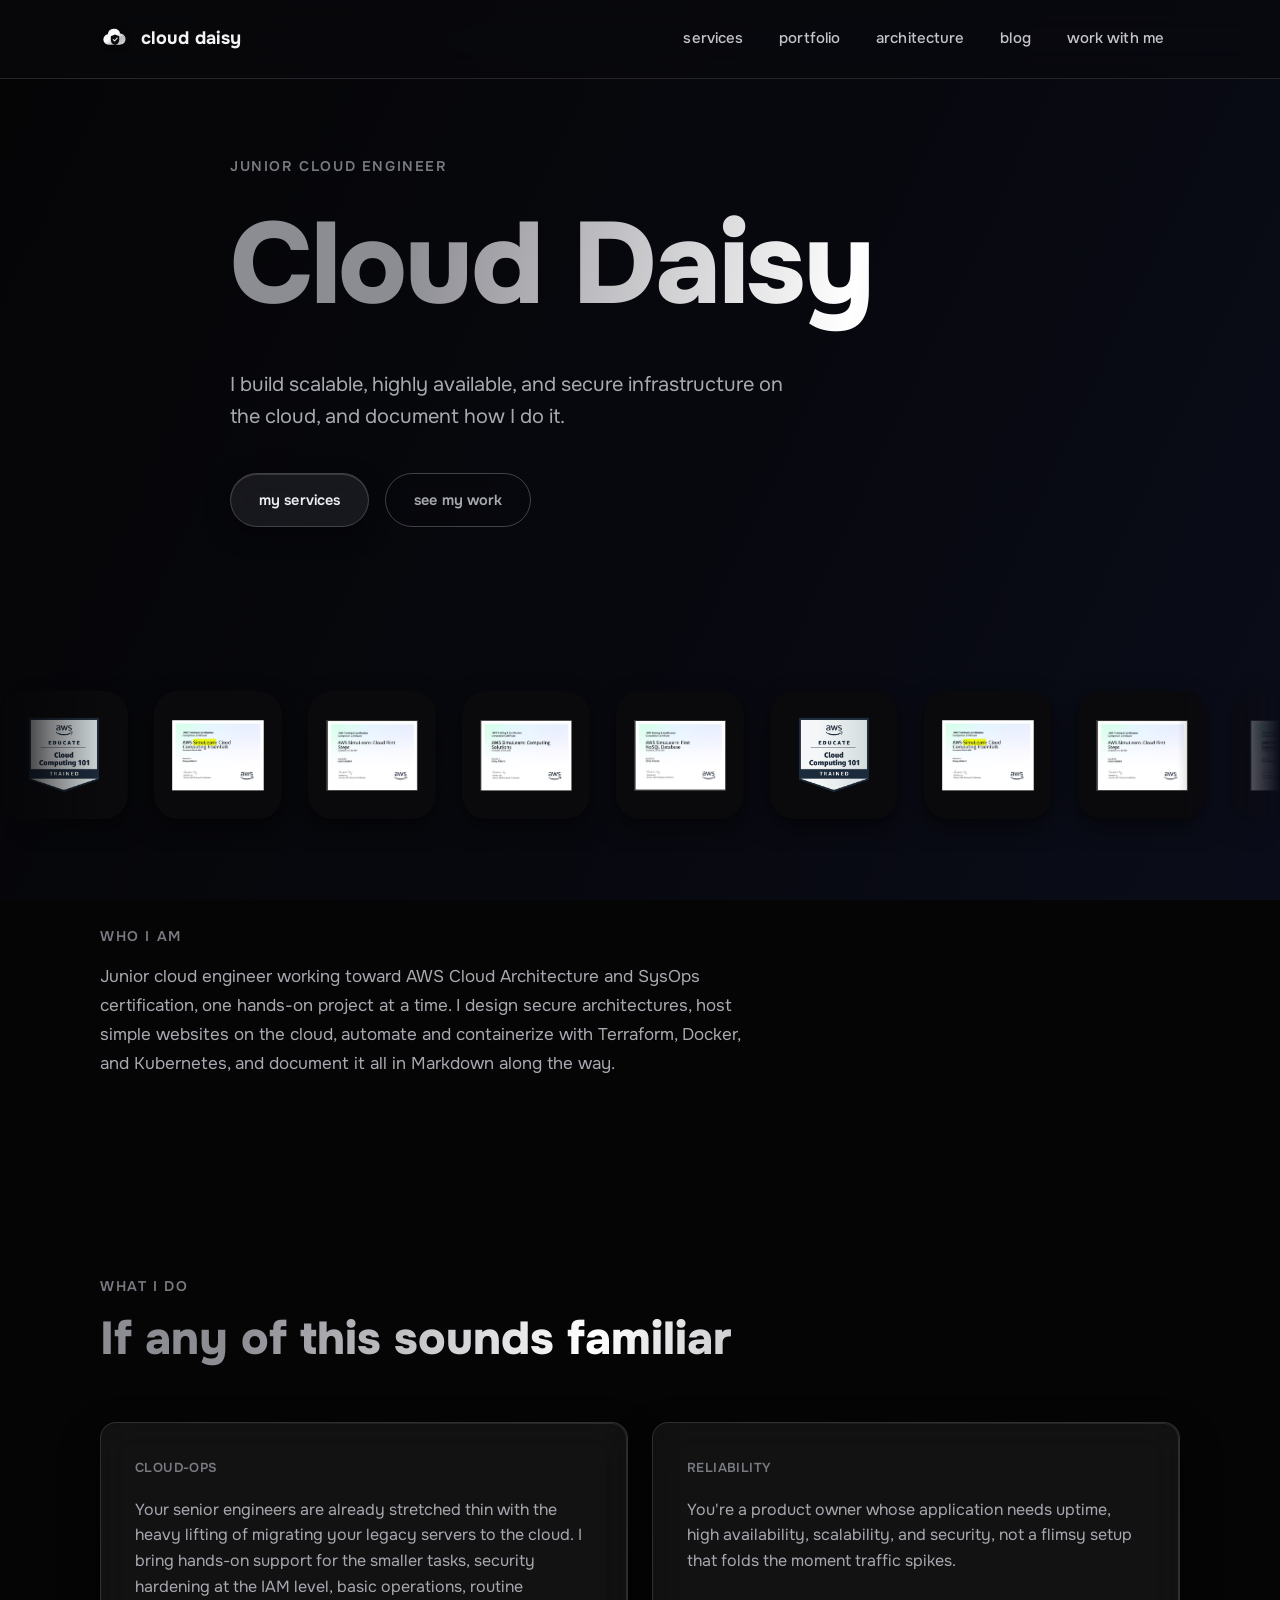
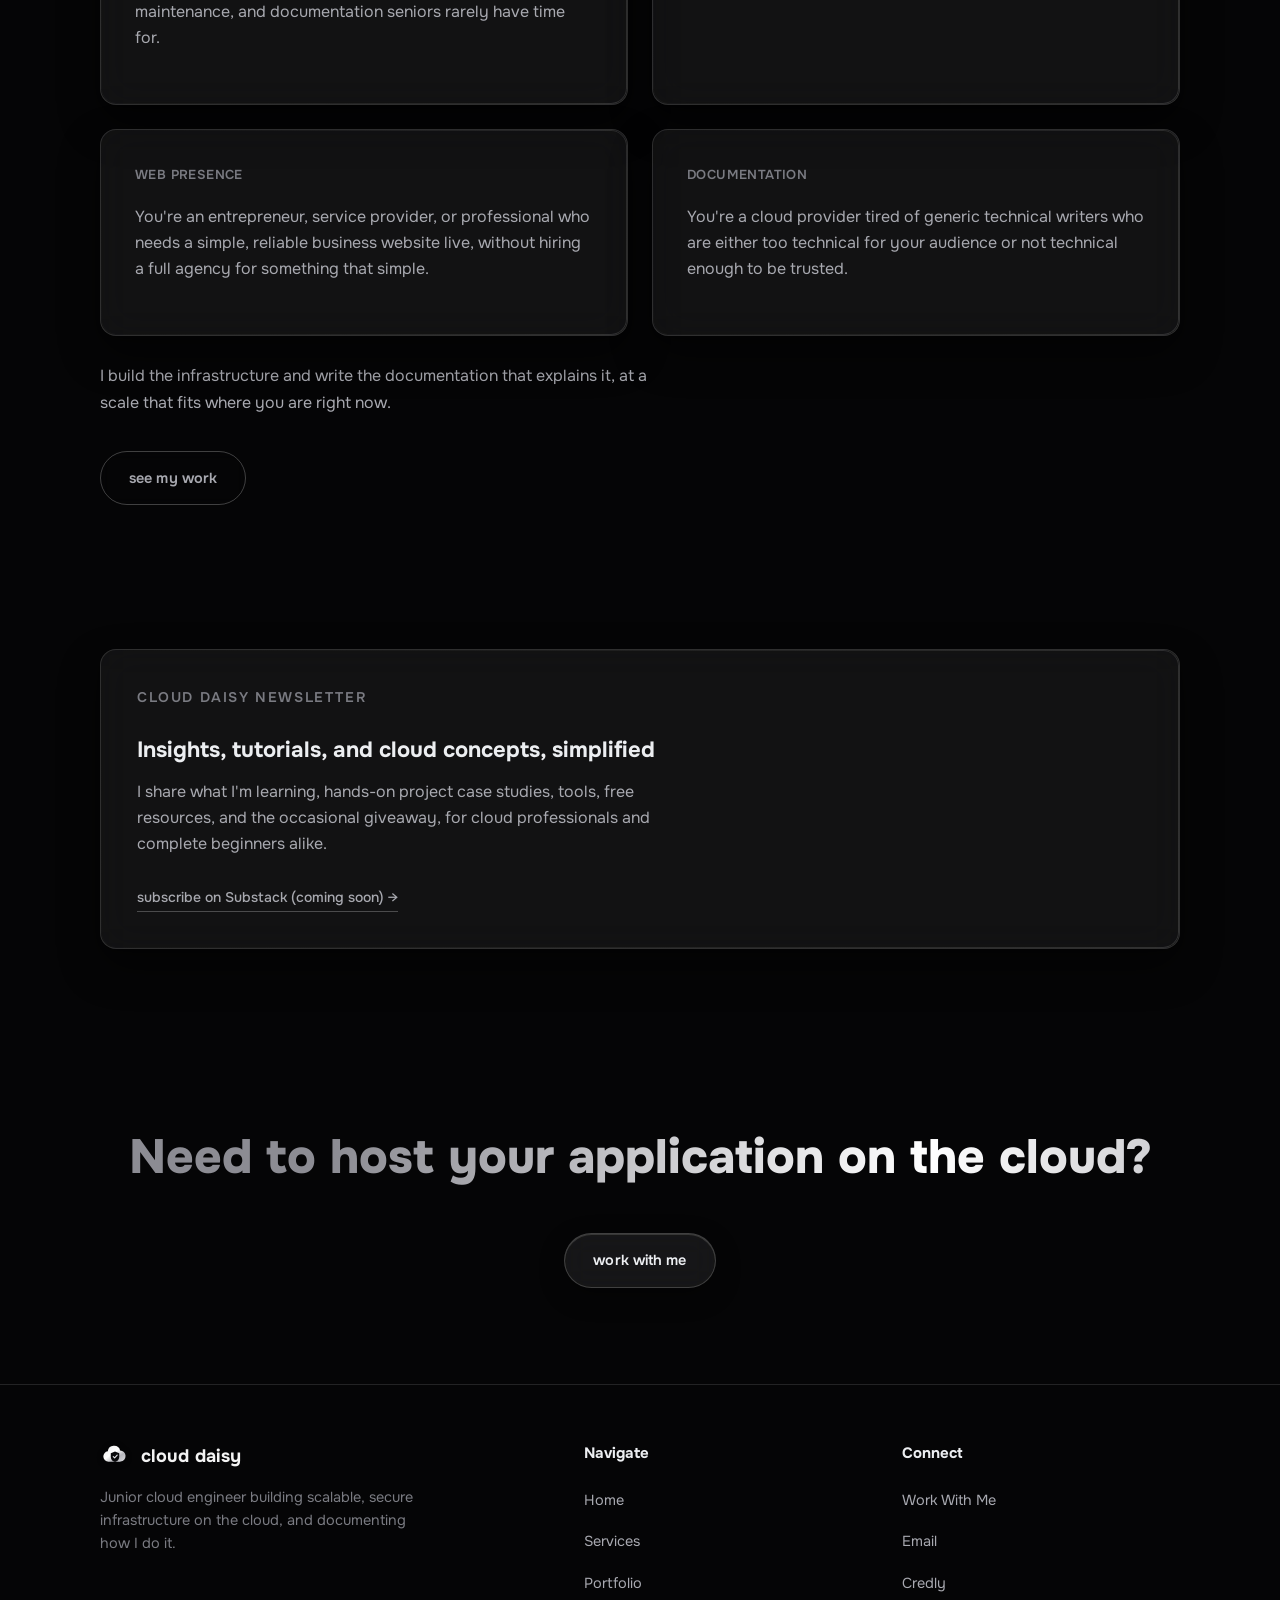
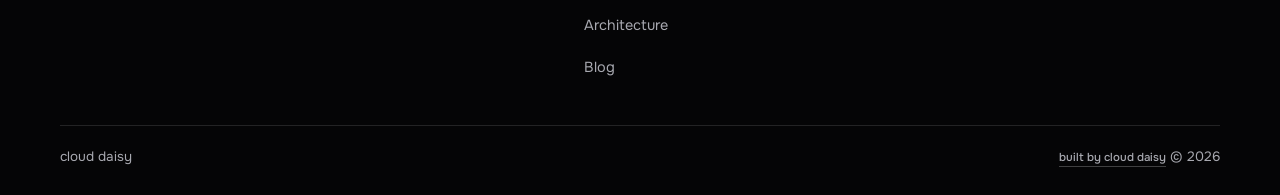
<file: index.html>
<!DOCTYPE html>
<html lang="en">
<head>
<meta charset="UTF-8">
<meta name="viewport" content="width=device-width, initial-scale=1.0">
<title>Cloud Daisy · Junior Cloud Engineer</title>
<meta name="description" content="Cloud Daisy · junior cloud engineer building scalable, secure infrastructure on the cloud, and documenting how she does it.">
<link rel="icon" type="image/svg+xml" href="assets/logo.svg">
<link rel="stylesheet" href="style.css">
</head>
<body>

<nav class="nav">
  <div class="wrap">
    <a class="brand" href="index.html"><img src="assets/logo.svg" alt="Cloud Daisy"> cloud daisy</a>
    <ul class="nav-links">
      <li><a href="services.html">services</a></li>
      <li><a href="portfolio.html">portfolio</a></li>
      <li><a href="architecture.html">architecture</a></li>
      <li><a href="blog.html">blog</a></li>
      <li><a href="work-with-me.html">work with me</a></li>
    </ul>
    <button class="nav-toggle" id="navToggle" aria-label="Toggle menu" aria-expanded="false">
      <span></span><span></span><span></span>
    </button>
  </div>
</nav>

<header class="hero">
  <div class="wrap hero-copy reveal reveal-1 in-view">
    <div class="eyebrow">junior cloud engineer</div>
    <h1>Cloud Daisy</h1>
    <p>I build scalable, highly available, and secure infrastructure on the cloud, and document how I do it.</p>
    <div class="hero-actions">
      <a class="btn btn-glass" href="services.html">my services</a>
      <a class="btn btn-ghost" href="portfolio.html">see my work</a>
    </div>
  </div>
</header>

<div class="fade-divider"></div>

<section class="carousel-section reveal" aria-label="Certifications">
  <div class="carousel-track">
    <span class="badge"><img src="assets/badge-cloud-101.png" alt="AWS Educate: Cloud Computing 101 (Trained)" loading="lazy"></span>
    <span class="badge"><img src="assets/cert-cloud-computing-essentials.jpg" alt="AWS SimuLearn: Cloud Computing Essentials" loading="lazy"></span>
    <span class="badge"><img src="assets/cert-cloud-first-steps.jpg" alt="AWS SimuLearn: Cloud First Steps" loading="lazy"></span>
    <span class="badge"><img src="assets/cert-computing-solutions.jpg" alt="AWS SimuLearn: Computing Solutions" loading="lazy"></span>
    <span class="badge"><img src="assets/cert-first-nosql.jpg" alt="AWS SimuLearn: First NoSQL Database" loading="lazy"></span>
    <span class="badge"><img src="assets/badge-cloud-101.png" alt="AWS Educate: Cloud Computing 101 (Trained)" loading="lazy"></span>
    <span class="badge"><img src="assets/cert-cloud-computing-essentials.jpg" alt="AWS SimuLearn: Cloud Computing Essentials" loading="lazy"></span>
    <span class="badge"><img src="assets/cert-cloud-first-steps.jpg" alt="AWS SimuLearn: Cloud First Steps" loading="lazy"></span>
    <span class="badge"><img src="assets/cert-computing-solutions.jpg" alt="AWS SimuLearn: Computing Solutions" loading="lazy"></span>
    <span class="badge"><img src="assets/cert-first-nosql.jpg" alt="AWS SimuLearn: First NoSQL Database" loading="lazy"></span>
  </div>
</section>

<section class="block tight">
  <div class="wrap">
    <div class="section-head reveal">
      <div class="eyebrow">who I am</div>
      <p style="color: var(--text-secondary); font-size: 17px; max-width: 640px; margin:0;">Junior cloud engineer working toward AWS Cloud Architecture and SysOps certification, one hands-on project at a time. I design secure architectures, host simple websites on the cloud, automate and containerize with Terraform, Docker, and Kubernetes, and document it all in Markdown along the way.</p>
    </div>
  </div>
</section>

<section class="block tight">
  <div class="wrap">
    <div class="section-head reveal">
      <div class="eyebrow">what i do</div>
      <h2>If any of this sounds familiar</h2>
    </div>
    <div class="grid-2">
      <div class="card reveal reveal-1">
        <span class="index">cloud-ops</span>
        <p class="body-text">Your senior engineers are already stretched thin with the heavy lifting of migrating your legacy servers to the cloud. I bring hands-on support for the smaller tasks, security hardening at the IAM level, basic operations, routine maintenance, and documentation seniors rarely have time for.</p>
      </div>
      <div class="card reveal reveal-2">
        <span class="index">reliability</span>
        <p class="body-text">You're a product owner whose application needs uptime, high availability, scalability, and security, not a flimsy setup that folds the moment traffic spikes.</p>
      </div>
      <div class="card reveal reveal-1">
        <span class="index">web presence</span>
        <p class="body-text">You're an entrepreneur, service provider, or professional who needs a simple, reliable business website live, without hiring a full agency for something that simple.</p>
      </div>
      <div class="card reveal reveal-2">
        <span class="index">documentation</span>
        <p class="body-text">You're a cloud provider tired of generic technical writers who are either too technical for your audience or not technical enough to be trusted.</p>
      </div>
    </div>
    <p style="color: var(--text-secondary); font-size: 16px; max-width: 560px; margin-top: 26px;">I build the infrastructure and write the documentation that explains it, at a scale that fits where you are right now.</p>
    <a class="btn btn-ghost" href="portfolio.html" style="margin-top: 18px;">see my work</a>
  </div>
</section>

<section class="block tight">
  <div class="wrap">
    <div class="card reveal" style="padding: 36px;">
      <div class="eyebrow">cloud daisy newsletter</div>
      <h3 style="font-family: var(--font-display); font-size: 22px; margin: 0 0 10px;">Insights, tutorials, and cloud concepts, simplified</h3>
      <p class="body-text" style="max-width: 560px;">I share what I'm learning, hands-on project case studies, tools, free resources, and the occasional giveaway, for cloud professionals and complete beginners alike.</p>
      <a class="link-out" href="#" style="display:inline-block; margin-top: 10px;">subscribe on Substack (coming soon) →</a>
    </div>
  </div>
</section>

<section class="cta-band">
  <div class="wrap reveal">
    <h2>Need to host your application on the cloud?</h2>
    <a class="btn btn-glass" href="work-with-me.html">work with me</a>
  </div>
</section>


<footer>
  <div class="wrap footer-grid">
    <div class="footer-brand">
      <a class="brand" href="index.html"><img src="assets/logo.svg" alt="Cloud Daisy"> cloud daisy</a>
      <p class="footer-tagline">Junior cloud engineer building scalable, secure infrastructure on the cloud, and documenting how I do it.</p>
    </div>
    <div class="footer-col">
      <div class="footer-heading">Navigate</div>
      <ul class="footer-links">
        <li><a href="index.html">Home</a></li>
        <li><a href="services.html">Services</a></li>
        <li><a href="portfolio.html">Portfolio</a></li>
        <li><a href="architecture.html">Architecture</a></li>
        <li><a href="blog.html">Blog</a></li>
      </ul>
    </div>
    <div class="footer-col">
      <div class="footer-heading">Connect</div>
      <ul class="footer-links">
        <li><a href="work-with-me.html">Work With Me</a></li>
        <li><a href="mailto:daisy@cloud-daisy.com">Email</a></li>
        <li><a href="#" target="_blank" rel="noopener">Credly</a></li>
      </ul>
    </div>
  </div>
  <div class="wrap footer-bottom">
    <span>cloud daisy</span>
    <span><a href="index.html" class="link-out" style="font-size:11.5px;">built by cloud daisy</a> &copy; 2026</span>
  </div>
</footer>

<script src="script.js"></script>
</body>
</html>
</file>
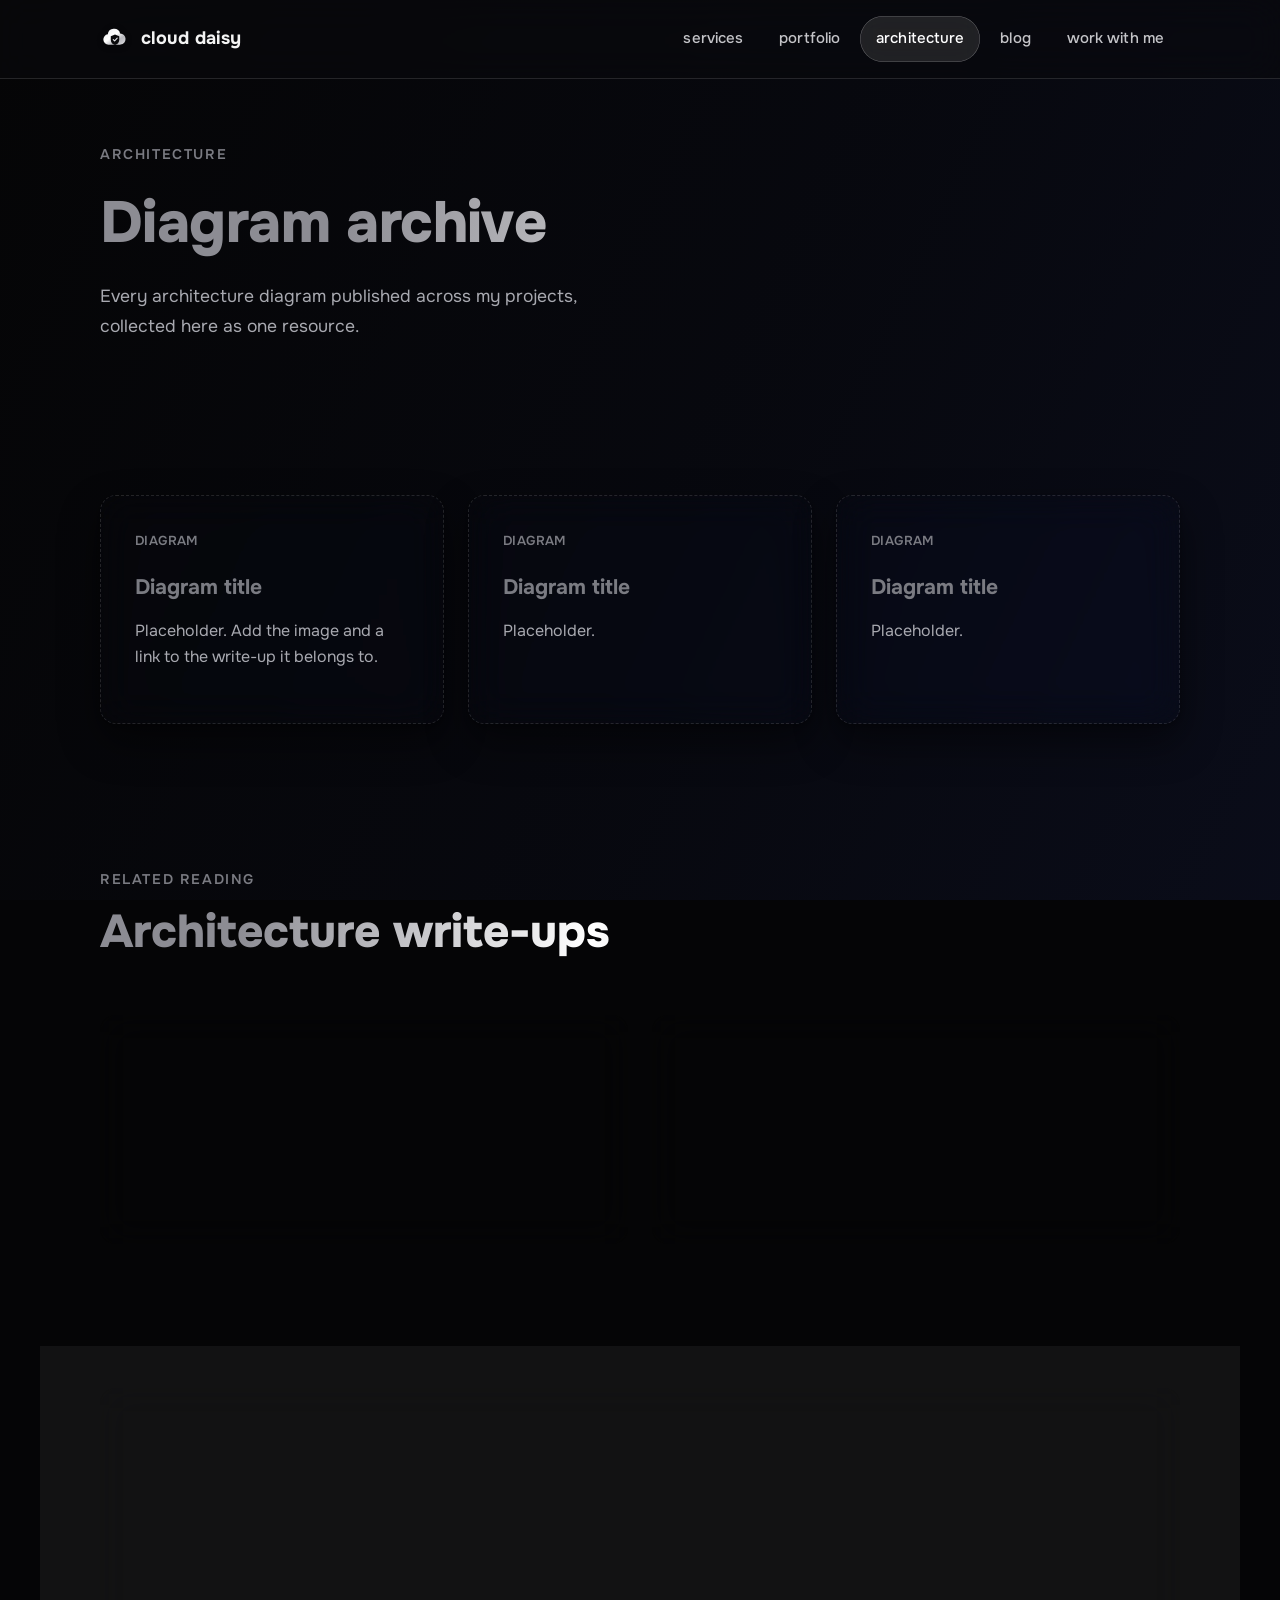
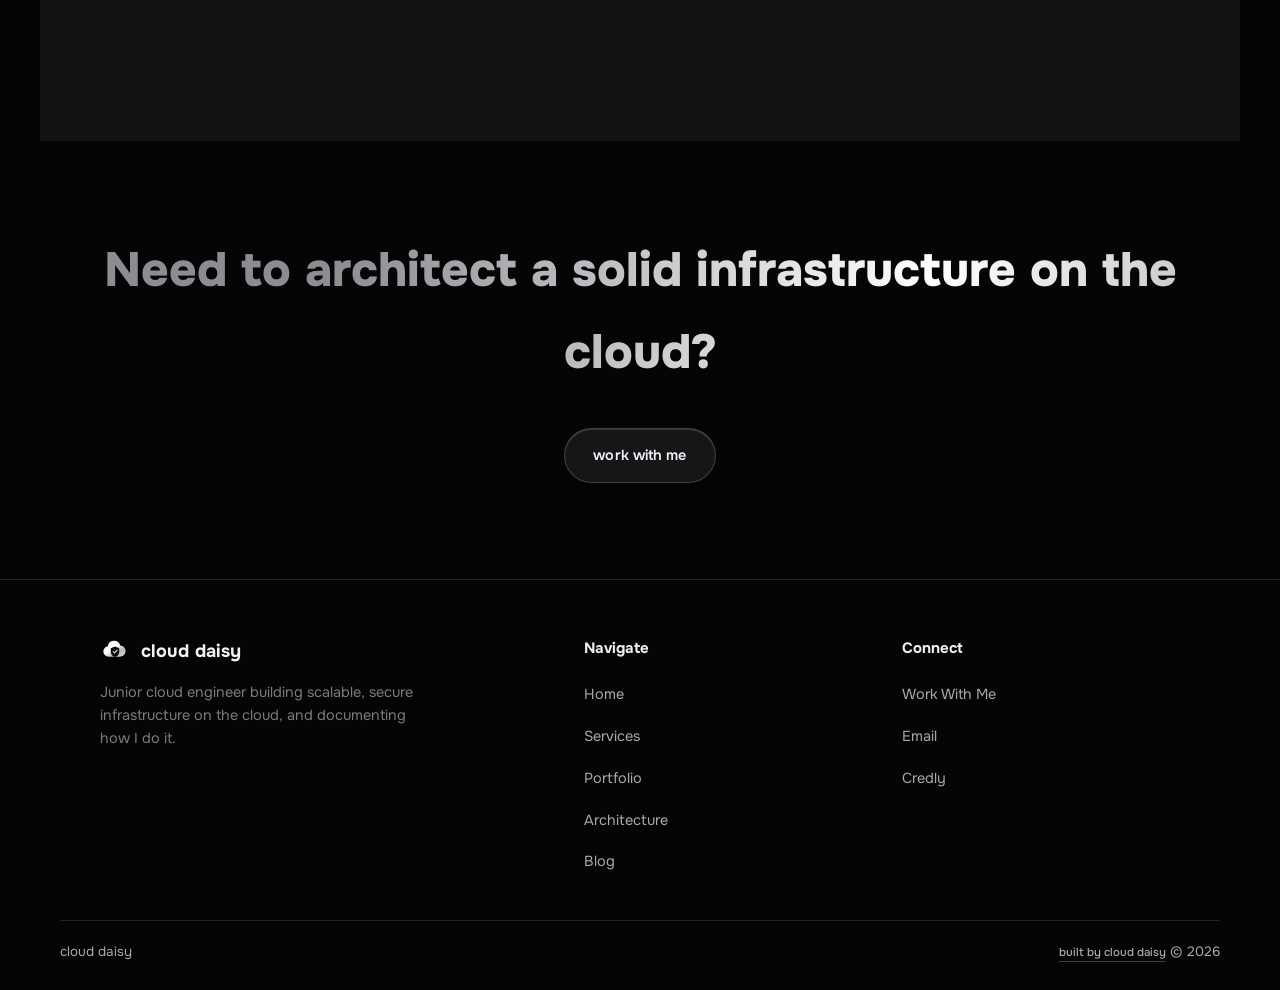
<file: architecture.html>
<!DOCTYPE html>
<html lang="en">
<head>
<meta charset="UTF-8">
<meta name="viewport" content="width=device-width, initial-scale=1.0">
<title>Architecture · Cloud Daisy</title>
<link rel="icon" type="image/svg+xml" href="assets/logo.svg">
<link rel="stylesheet" href="style.css">
</head>
<body>

<nav class="nav">
  <div class="wrap">
    <a class="brand" href="index.html"><img src="assets/logo.svg" alt="Cloud Daisy"> cloud daisy</a>
    <ul class="nav-links">
      <li><a href="services.html">services</a></li>
      <li><a href="portfolio.html">portfolio</a></li>
      <li><a href="architecture.html" class="active">architecture</a></li>
      <li><a href="blog.html">blog</a></li>
      <li><a href="work-with-me.html">work with me</a></li>
    </ul>
    <button class="nav-toggle" id="navToggle" aria-label="Toggle menu" aria-expanded="false">
      <span></span><span></span><span></span>
    </button>
  </div>
</nav>

<header class="wrap block tight">
  <div class="eyebrow">architecture</div>
  <h1 style="margin:0 0 14px;">Diagram archive</h1>
  <p style="color: var(--text-secondary); max-width: 540px;">Every architecture diagram published across my projects, collected here as one resource.</p>
</header>
<div class="fade-divider"></div>

<section class="block tight">
  <div class="wrap grid-3">
    <div class="card reveal reveal-1 placeholder-card">
      <span class="index">diagram</span>
      <h3 style="color:var(--text-muted);">Diagram title</h3>
      <p>Placeholder. Add the image and a link to the write-up it belongs to.</p>
    </div>
    <div class="card reveal reveal-2 placeholder-card">
      <span class="index">diagram</span>
      <h3 style="color:var(--text-muted);">Diagram title</h3>
      <p>Placeholder.</p>
    </div>
    <div class="card reveal reveal-3 placeholder-card">
      <span class="index">diagram</span>
      <h3 style="color:var(--text-muted);">Diagram title</h3>
      <p>Placeholder.</p>
    </div>
  </div>
</section>

<section class="block tight">
  <div class="wrap">
    <div class="section-head reveal">
      <div class="eyebrow">related reading</div>
      <h2>Architecture write-ups</h2>
    </div>
    <div class="grid-2">
      <div class="card placeholder-card reveal">
        <span class="index">post</span>
        <h3 style="color:var(--text-muted);">Post title</h3>
        <p>Placeholder. Link to the Blog post that walks through this diagram.</p>
      </div>
      <div class="card placeholder-card reveal">
        <span class="index">post</span>
        <h3 style="color:var(--text-muted);">Post title</h3>
        <p>Placeholder.</p>
      </div>
    </div>
  </div>
</section>

<section class="block tight">
  <div class="wrap">
    <div class="card reveal" style="padding: 36px;">
      <div class="eyebrow">cloud daisy newsletter</div>
      <h3 style="font-family: var(--font-display); font-size: 22px; margin: 0 0 10px;">Subscribe to see more architecture diagrams, explained</h3>
      <p class="body-text" style="max-width: 560px;">Ask me anything related to cloud architecture, and get new diagrams broken down as I publish them.</p>
      <a class="link-out" href="#" style="display:inline-block; margin-top: 10px;">subscribe on Substack (coming soon) →</a>
    </div>
  </div>
</section>

<section class="cta-band">
  <div class="wrap reveal">
    <h2>Need to architect a solid infrastructure on the cloud?</h2>
    <a class="btn btn-glass" href="work-with-me.html">work with me</a>
  </div>
</section>

<footer>
  <div class="wrap footer-grid">
    <div class="footer-brand">
      <a class="brand" href="index.html"><img src="assets/logo.svg" alt="Cloud Daisy"> cloud daisy</a>
      <p class="footer-tagline">Junior cloud engineer building scalable, secure infrastructure on the cloud, and documenting how I do it.</p>
    </div>
    <div class="footer-col">
      <div class="footer-heading">Navigate</div>
      <ul class="footer-links">
        <li><a href="index.html">Home</a></li>
        <li><a href="services.html">Services</a></li>
        <li><a href="portfolio.html">Portfolio</a></li>
        <li><a href="architecture.html">Architecture</a></li>
        <li><a href="blog.html">Blog</a></li>
      </ul>
    </div>
    <div class="footer-col">
      <div class="footer-heading">Connect</div>
      <ul class="footer-links">
        <li><a href="work-with-me.html">Work With Me</a></li>
        <li><a href="mailto:daisy@cloud-daisy.com">Email</a></li>
        <li><a href="#" target="_blank" rel="noopener">Credly</a></li>
      </ul>
    </div>
  </div>
  <div class="wrap footer-bottom">
    <span>cloud daisy</span>
    <span><a href="index.html" class="link-out" style="font-size:11.5px;">built by cloud daisy</a> &copy; 2026</span>
  </div>
</footer>

<script src="script.js"></script>
</body>
</html>
</file>
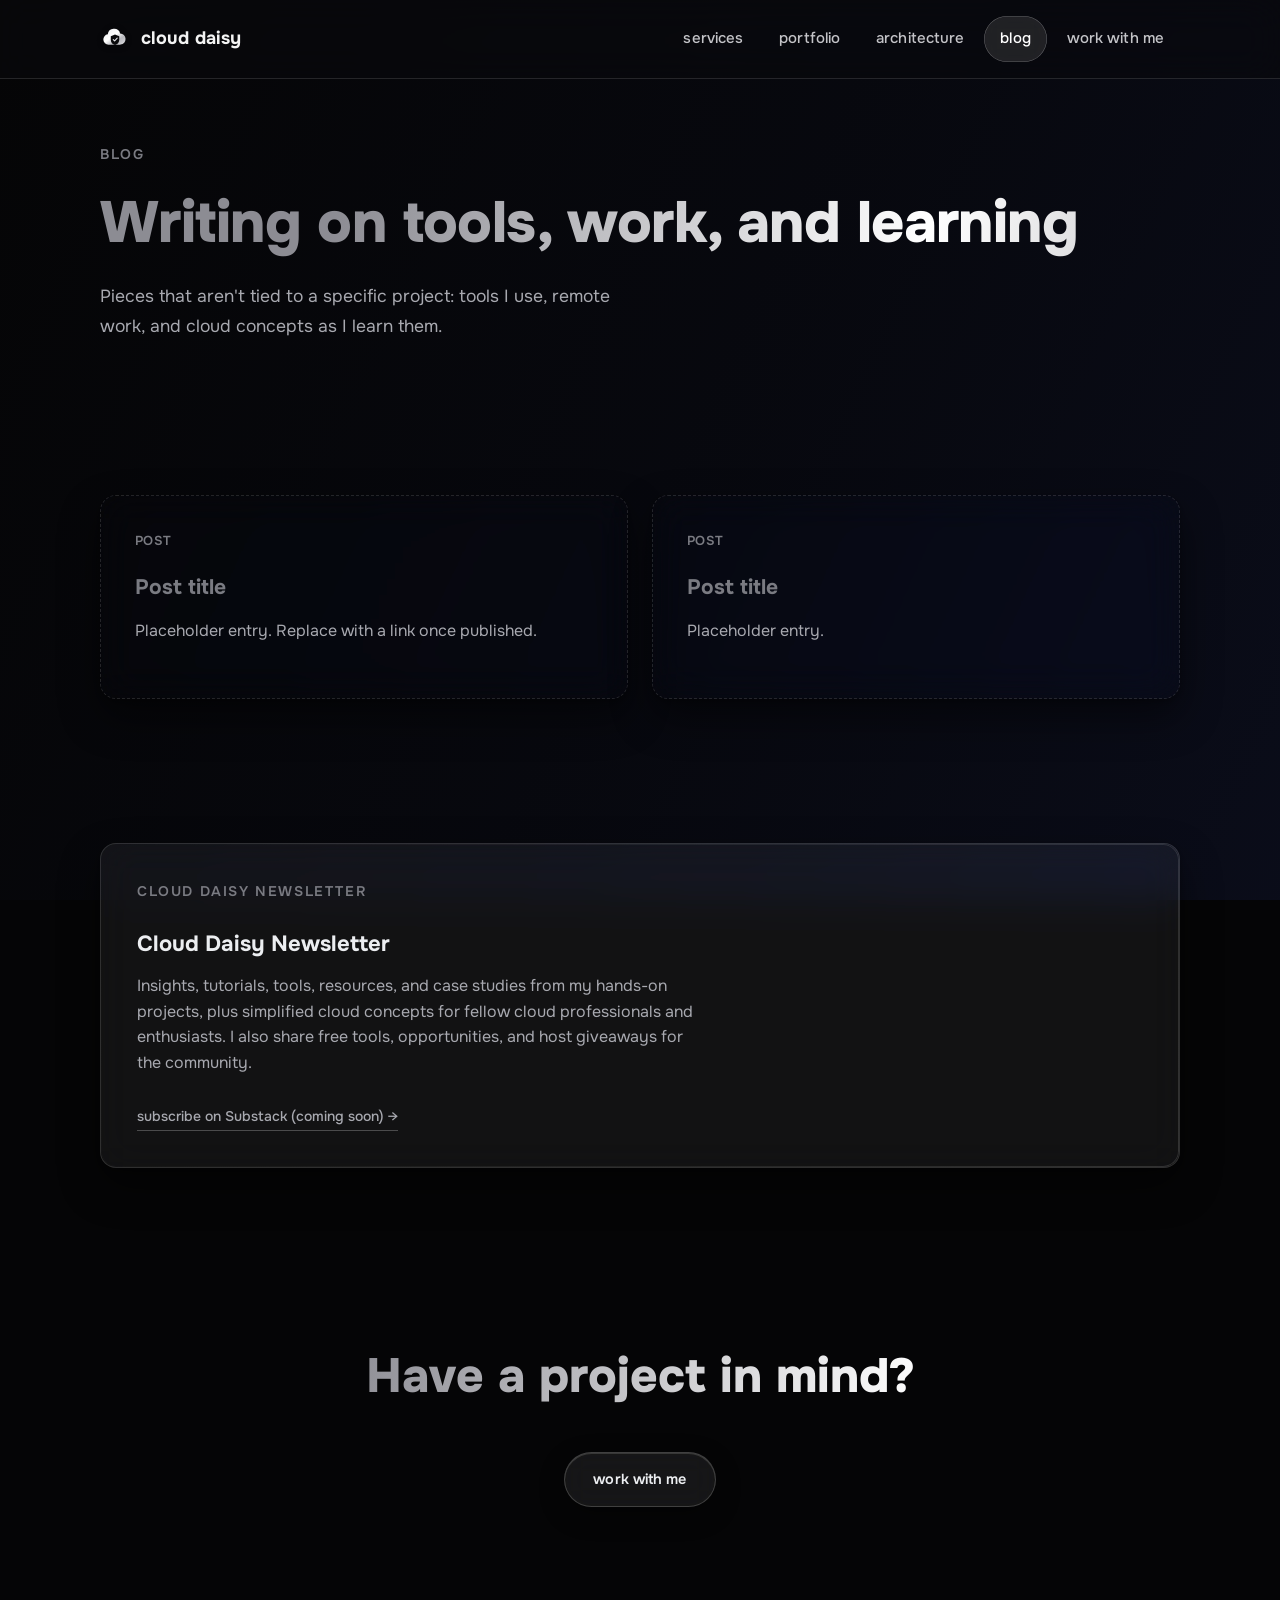
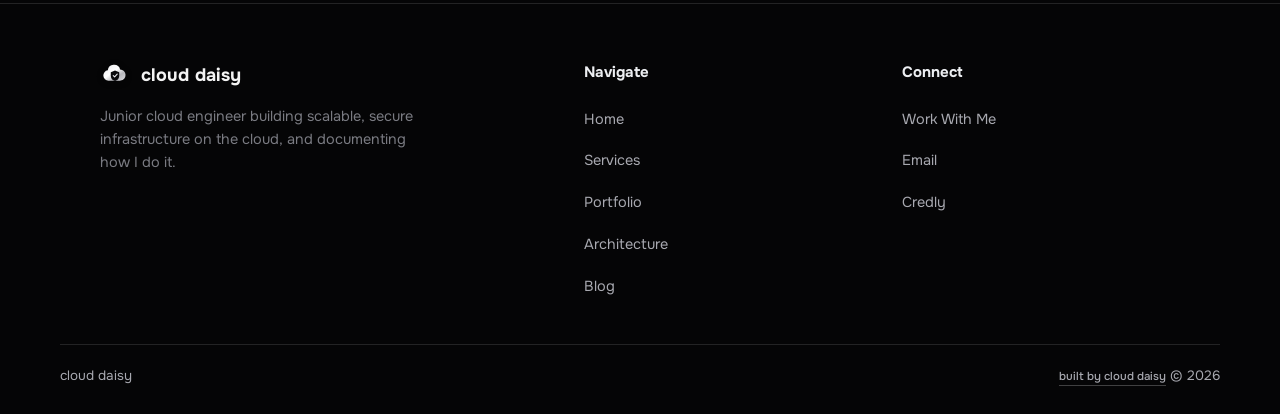
<file: blog.html>
<!DOCTYPE html>
<html lang="en">
<head>
<meta charset="UTF-8">
<meta name="viewport" content="width=device-width, initial-scale=1.0">
<title>Blog · Cloud Daisy</title>
<link rel="icon" type="image/svg+xml" href="assets/logo.svg">
<link rel="stylesheet" href="style.css">
</head>
<body>

<nav class="nav">
  <div class="wrap">
    <a class="brand" href="index.html"><img src="assets/logo.svg" alt="Cloud Daisy"> cloud daisy</a>
    <ul class="nav-links">
      <li><a href="services.html">services</a></li>
      <li><a href="portfolio.html">portfolio</a></li>
      <li><a href="architecture.html">architecture</a></li>
      <li><a href="blog.html" class="active">blog</a></li>
      <li><a href="work-with-me.html">work with me</a></li>
    </ul>
    <button class="nav-toggle" id="navToggle" aria-label="Toggle menu" aria-expanded="false">
      <span></span><span></span><span></span>
    </button>
  </div>
</nav>

<header class="wrap block tight">
  <div class="eyebrow">blog</div>
  <h1 style="margin:0 0 14px;">Writing on tools, work, and learning</h1>
  <p style="color: var(--text-secondary); max-width: 540px;">Pieces that aren't tied to a specific project: tools I use, remote work, and cloud concepts as I learn them.</p>
</header>
<div class="fade-divider"></div>

<section class="block tight">
  <div class="wrap grid-2">
    <div class="card reveal reveal-1 placeholder-card">
      <span class="index">post</span>
      <h3 style="color:var(--text-muted);">Post title</h3>
      <p>Placeholder entry. Replace with a link once published.</p>
    </div>
    <div class="card reveal reveal-2 placeholder-card">
      <span class="index">post</span>
      <h3 style="color:var(--text-muted);">Post title</h3>
      <p>Placeholder entry.</p>
    </div>
  </div>
</section>

<section class="block tight">
  <div class="wrap">
    <div class="card reveal" style="padding: 36px;">
      <div class="eyebrow">cloud daisy newsletter</div>
      <h3 style="font-family: var(--font-display); font-size: 22px; margin: 0 0 10px;">Cloud Daisy Newsletter</h3>
      <p class="body-text" style="max-width: 560px;">Insights, tutorials, tools, resources, and case studies from my hands-on projects, plus simplified cloud concepts for fellow cloud professionals and enthusiasts. I also share free tools, opportunities, and host giveaways for the community.</p>
      <a class="link-out" href="#" style="display:inline-block; margin-top: 10px;">subscribe on Substack (coming soon) →</a>
    </div>
  </div>
</section>

<section class="cta-band">
  <div class="wrap reveal">
    <h2>Have a project in mind?</h2>
    <a class="btn btn-glass" href="work-with-me.html">work with me</a>
  </div>
</section>

<footer>
  <div class="wrap footer-grid">
    <div class="footer-brand">
      <a class="brand" href="index.html"><img src="assets/logo.svg" alt="Cloud Daisy"> cloud daisy</a>
      <p class="footer-tagline">Junior cloud engineer building scalable, secure infrastructure on the cloud, and documenting how I do it.</p>
    </div>
    <div class="footer-col">
      <div class="footer-heading">Navigate</div>
      <ul class="footer-links">
        <li><a href="index.html">Home</a></li>
        <li><a href="services.html">Services</a></li>
        <li><a href="portfolio.html">Portfolio</a></li>
        <li><a href="architecture.html">Architecture</a></li>
        <li><a href="blog.html">Blog</a></li>
      </ul>
    </div>
    <div class="footer-col">
      <div class="footer-heading">Connect</div>
      <ul class="footer-links">
        <li><a href="work-with-me.html">Work With Me</a></li>
        <li><a href="mailto:daisy@cloud-daisy.com">Email</a></li>
        <li><a href="#" target="_blank" rel="noopener">Credly</a></li>
      </ul>
    </div>
  </div>
  <div class="wrap footer-bottom">
    <span>cloud daisy</span>
    <span><a href="index.html" class="link-out" style="font-size:11.5px;">built by cloud daisy</a> &copy; 2026</span>
  </div>
</footer>

<script src="script.js"></script>
</body>
</html>
</file>
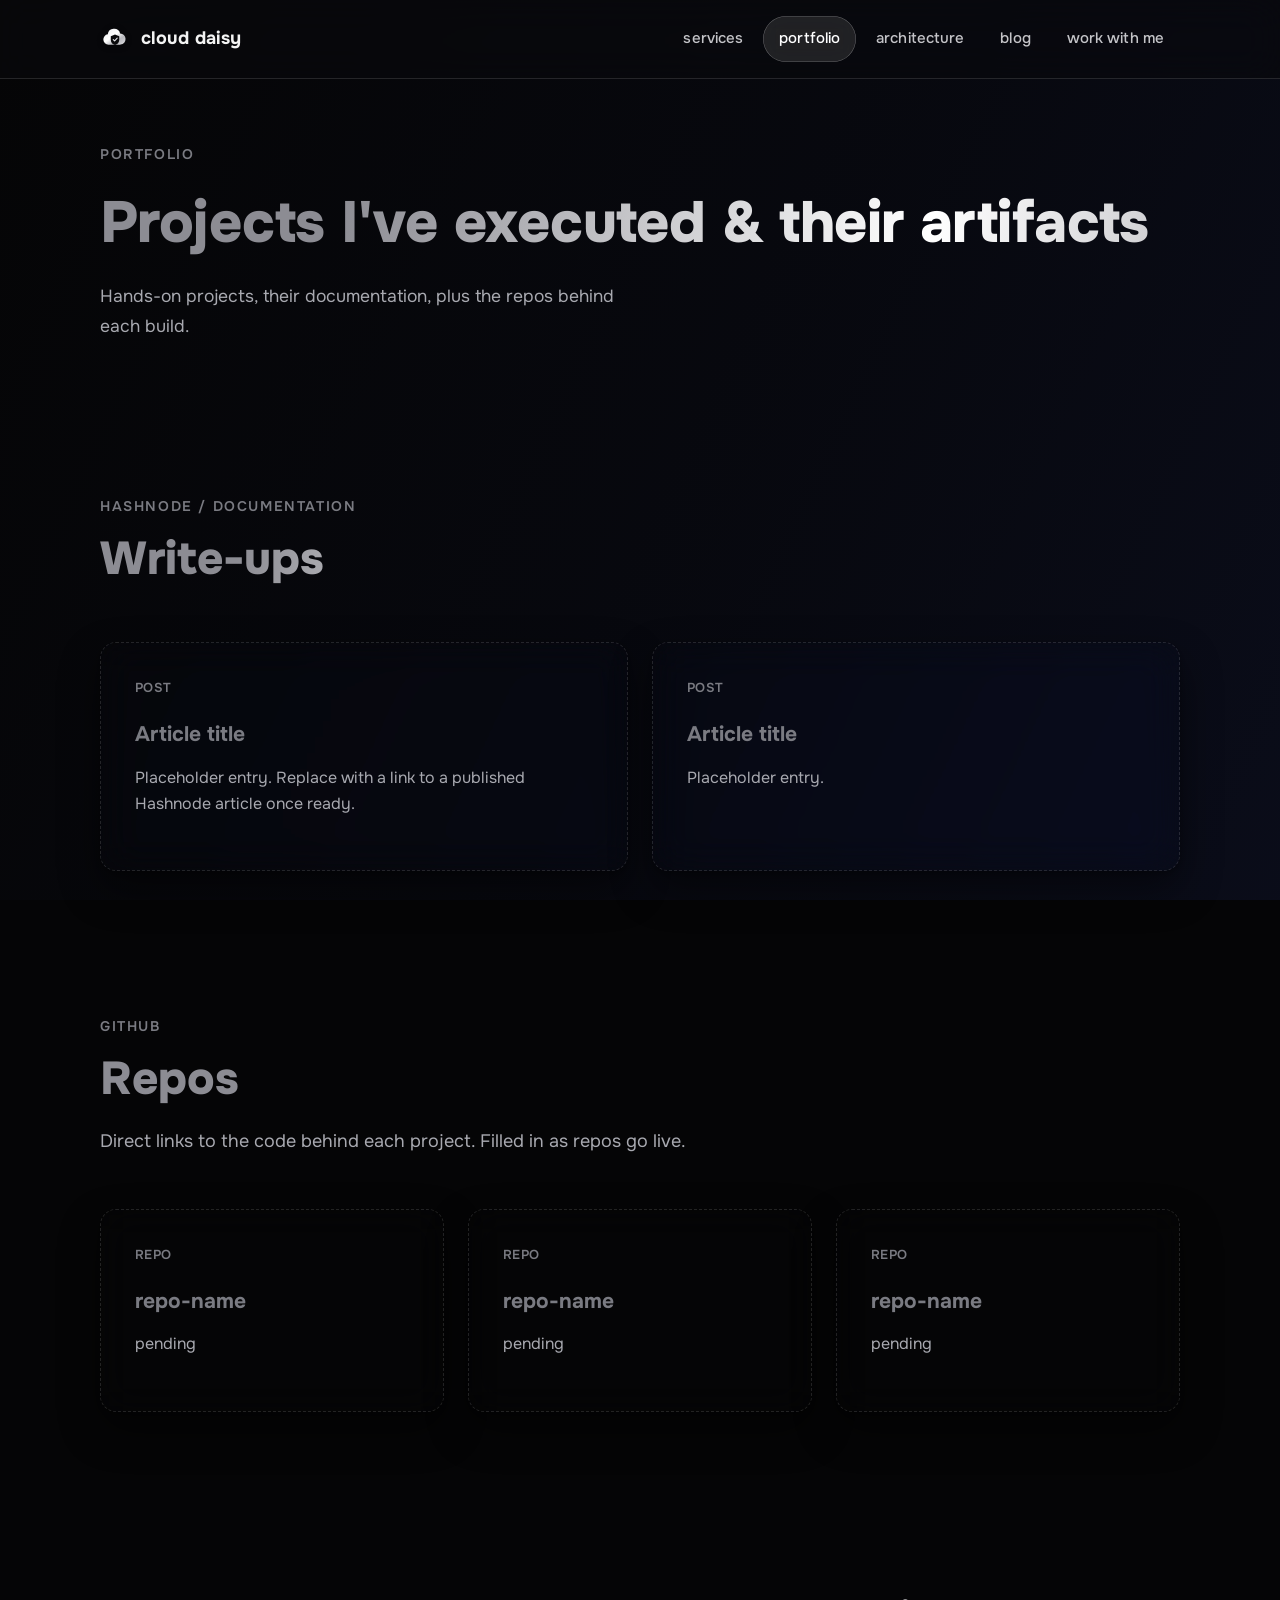
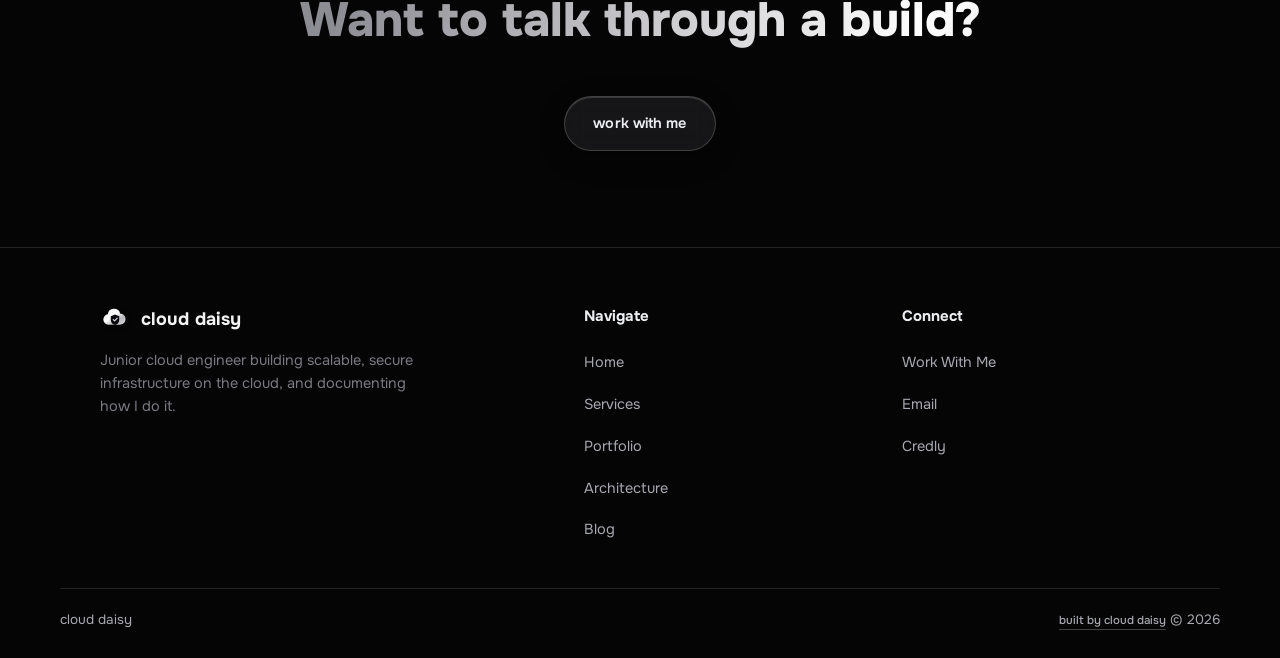
<file: portfolio.html>
<!DOCTYPE html>
<html lang="en">
<head>
<meta charset="UTF-8">
<meta name="viewport" content="width=device-width, initial-scale=1.0">
<title>Portfolio · Cloud Daisy</title>
<link rel="icon" type="image/svg+xml" href="assets/logo.svg">
<link rel="stylesheet" href="style.css">
</head>
<body>

<nav class="nav">
  <div class="wrap">
    <a class="brand" href="index.html"><img src="assets/logo.svg" alt="Cloud Daisy"> cloud daisy</a>
    <ul class="nav-links">
      <li><a href="services.html">services</a></li>
      <li><a href="portfolio.html" class="active">portfolio</a></li>
      <li><a href="architecture.html">architecture</a></li>
      <li><a href="blog.html">blog</a></li>
      <li><a href="work-with-me.html">work with me</a></li>
    </ul>
    <button class="nav-toggle" id="navToggle" aria-label="Toggle menu" aria-expanded="false">
      <span></span><span></span><span></span>
    </button>
  </div>
</nav>

<header class="wrap block tight">
  <div class="eyebrow">portfolio</div>
  <h1 style="margin:0 0 14px;">Projects I've executed &amp; their artifacts</h1>
  <p style="color: var(--text-secondary); max-width: 540px;">Hands-on projects, their documentation, plus the repos behind each build.</p>
</header>
<div class="fade-divider"></div>

<section class="block tight">
  <div class="wrap">
    <div class="section-head reveal">
      <div class="eyebrow">hashnode / documentation</div>
      <h2>Write-ups</h2>
    </div>
    <div class="grid-2">
      <div class="card reveal reveal-1 placeholder-card">
        <span class="index">post</span>
        <h3 style="color:var(--text-muted);">Article title</h3>
        <p>Placeholder entry. Replace with a link to a published Hashnode article once ready.</p>
      </div>
      <div class="card reveal reveal-2 placeholder-card">
        <span class="index">post</span>
        <h3 style="color:var(--text-muted);">Article title</h3>
        <p>Placeholder entry.</p>
      </div>
    </div>
  </div>
</section>

<section class="block tight">
  <div class="wrap">
    <div class="section-head reveal">
      <div class="eyebrow">github</div>
      <h2>Repos</h2>
      <p>Direct links to the code behind each project. Filled in as repos go live.</p>
    </div>
    <div class="grid-3">
      <div class="card reveal reveal-3 placeholder-card">
        <span class="index">repo</span>
        <h3 style="color:var(--text-muted);">repo-name</h3>
        <p>pending</p>
      </div>
      <div class="card reveal reveal-1 placeholder-card">
        <span class="index">repo</span>
        <h3 style="color:var(--text-muted);">repo-name</h3>
        <p>pending</p>
      </div>
      <div class="card reveal reveal-2 placeholder-card">
        <span class="index">repo</span>
        <h3 style="color:var(--text-muted);">repo-name</h3>
        <p>pending</p>
      </div>
    </div>
  </div>
</section>

<section class="cta-band">
  <div class="wrap reveal">
    <h2>Want to talk through a build?</h2>
    <a class="btn btn-glass" href="work-with-me.html">work with me</a>
  </div>
</section>

<footer>
  <div class="wrap footer-grid">
    <div class="footer-brand">
      <a class="brand" href="index.html"><img src="assets/logo.svg" alt="Cloud Daisy"> cloud daisy</a>
      <p class="footer-tagline">Junior cloud engineer building scalable, secure infrastructure on the cloud, and documenting how I do it.</p>
    </div>
    <div class="footer-col">
      <div class="footer-heading">Navigate</div>
      <ul class="footer-links">
        <li><a href="index.html">Home</a></li>
        <li><a href="services.html">Services</a></li>
        <li><a href="portfolio.html">Portfolio</a></li>
        <li><a href="architecture.html">Architecture</a></li>
        <li><a href="blog.html">Blog</a></li>
      </ul>
    </div>
    <div class="footer-col">
      <div class="footer-heading">Connect</div>
      <ul class="footer-links">
        <li><a href="work-with-me.html">Work With Me</a></li>
        <li><a href="mailto:daisy@cloud-daisy.com">Email</a></li>
        <li><a href="#" target="_blank" rel="noopener">Credly</a></li>
      </ul>
    </div>
  </div>
  <div class="wrap footer-bottom">
    <span>cloud daisy</span>
    <span><a href="index.html" class="link-out" style="font-size:11.5px;">built by cloud daisy</a> &copy; 2026</span>
  </div>
</footer>

<script src="script.js"></script>
</body>
</html>
</file>
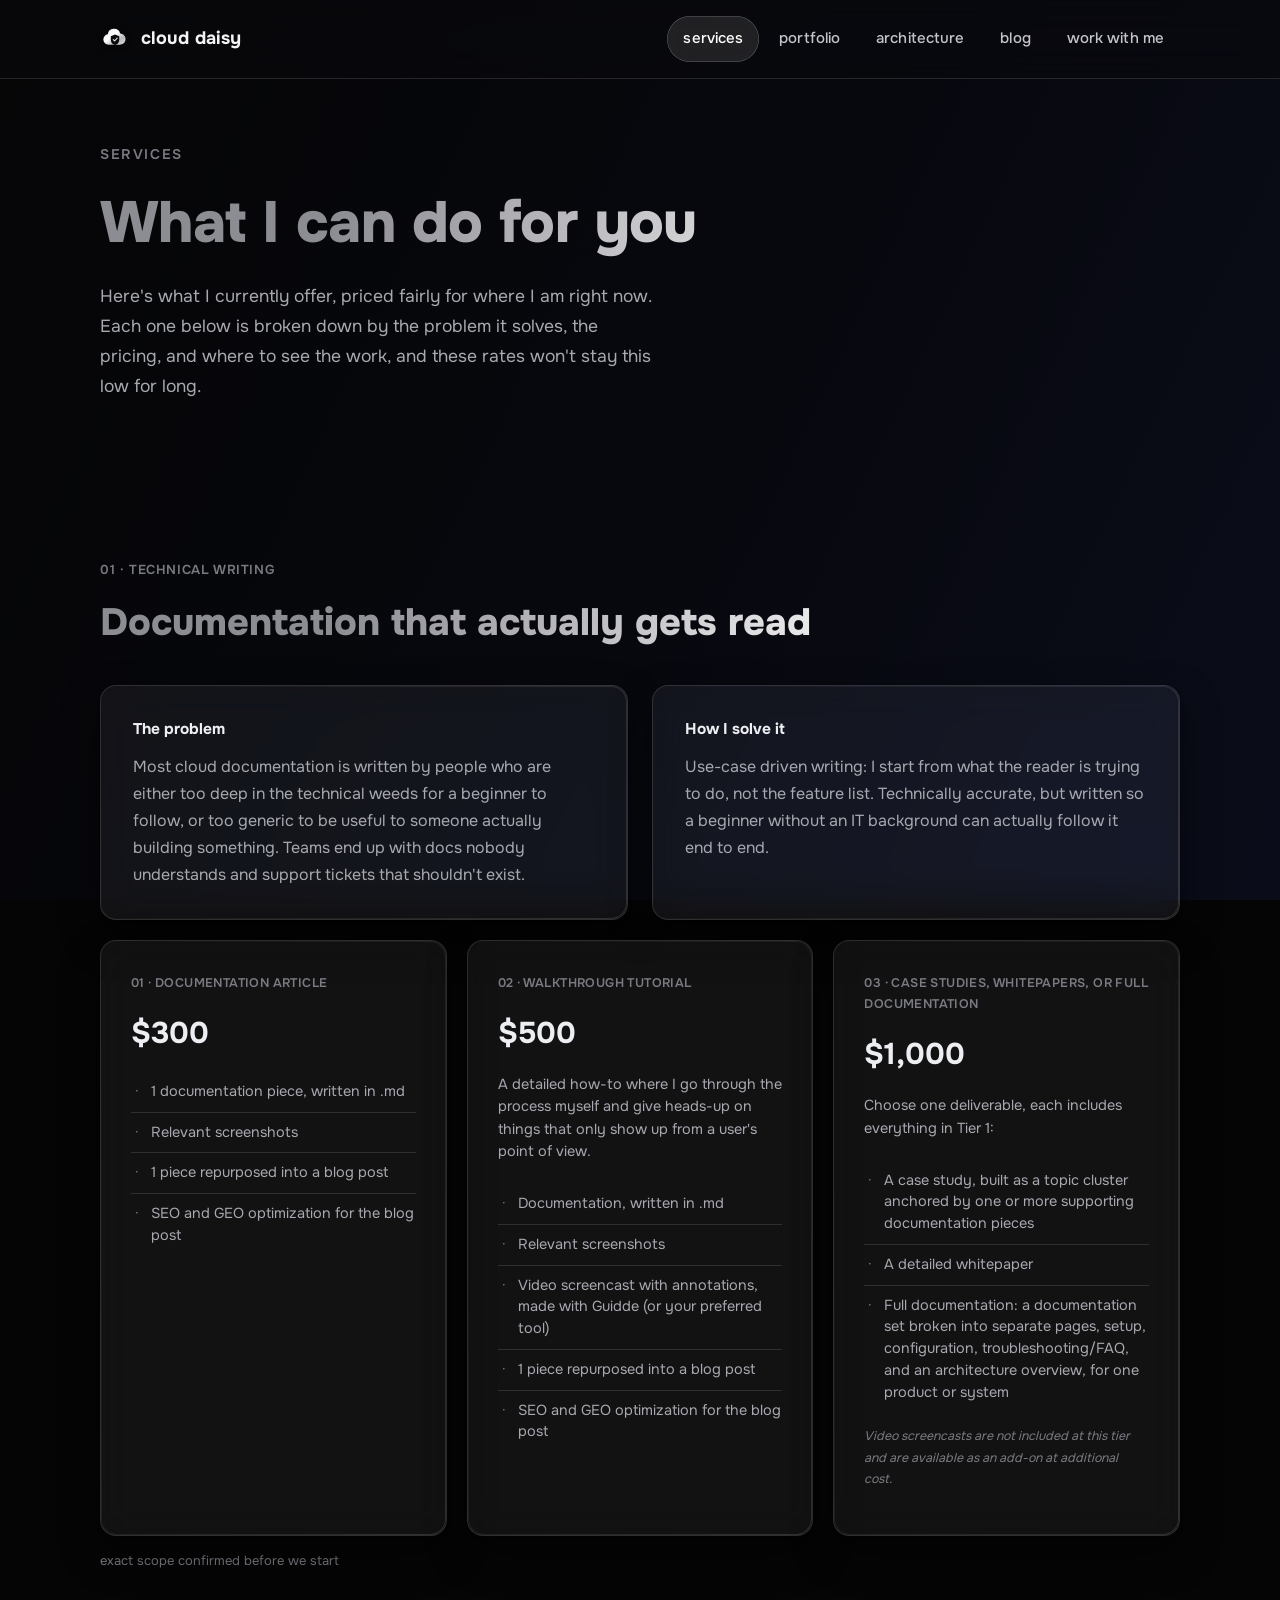
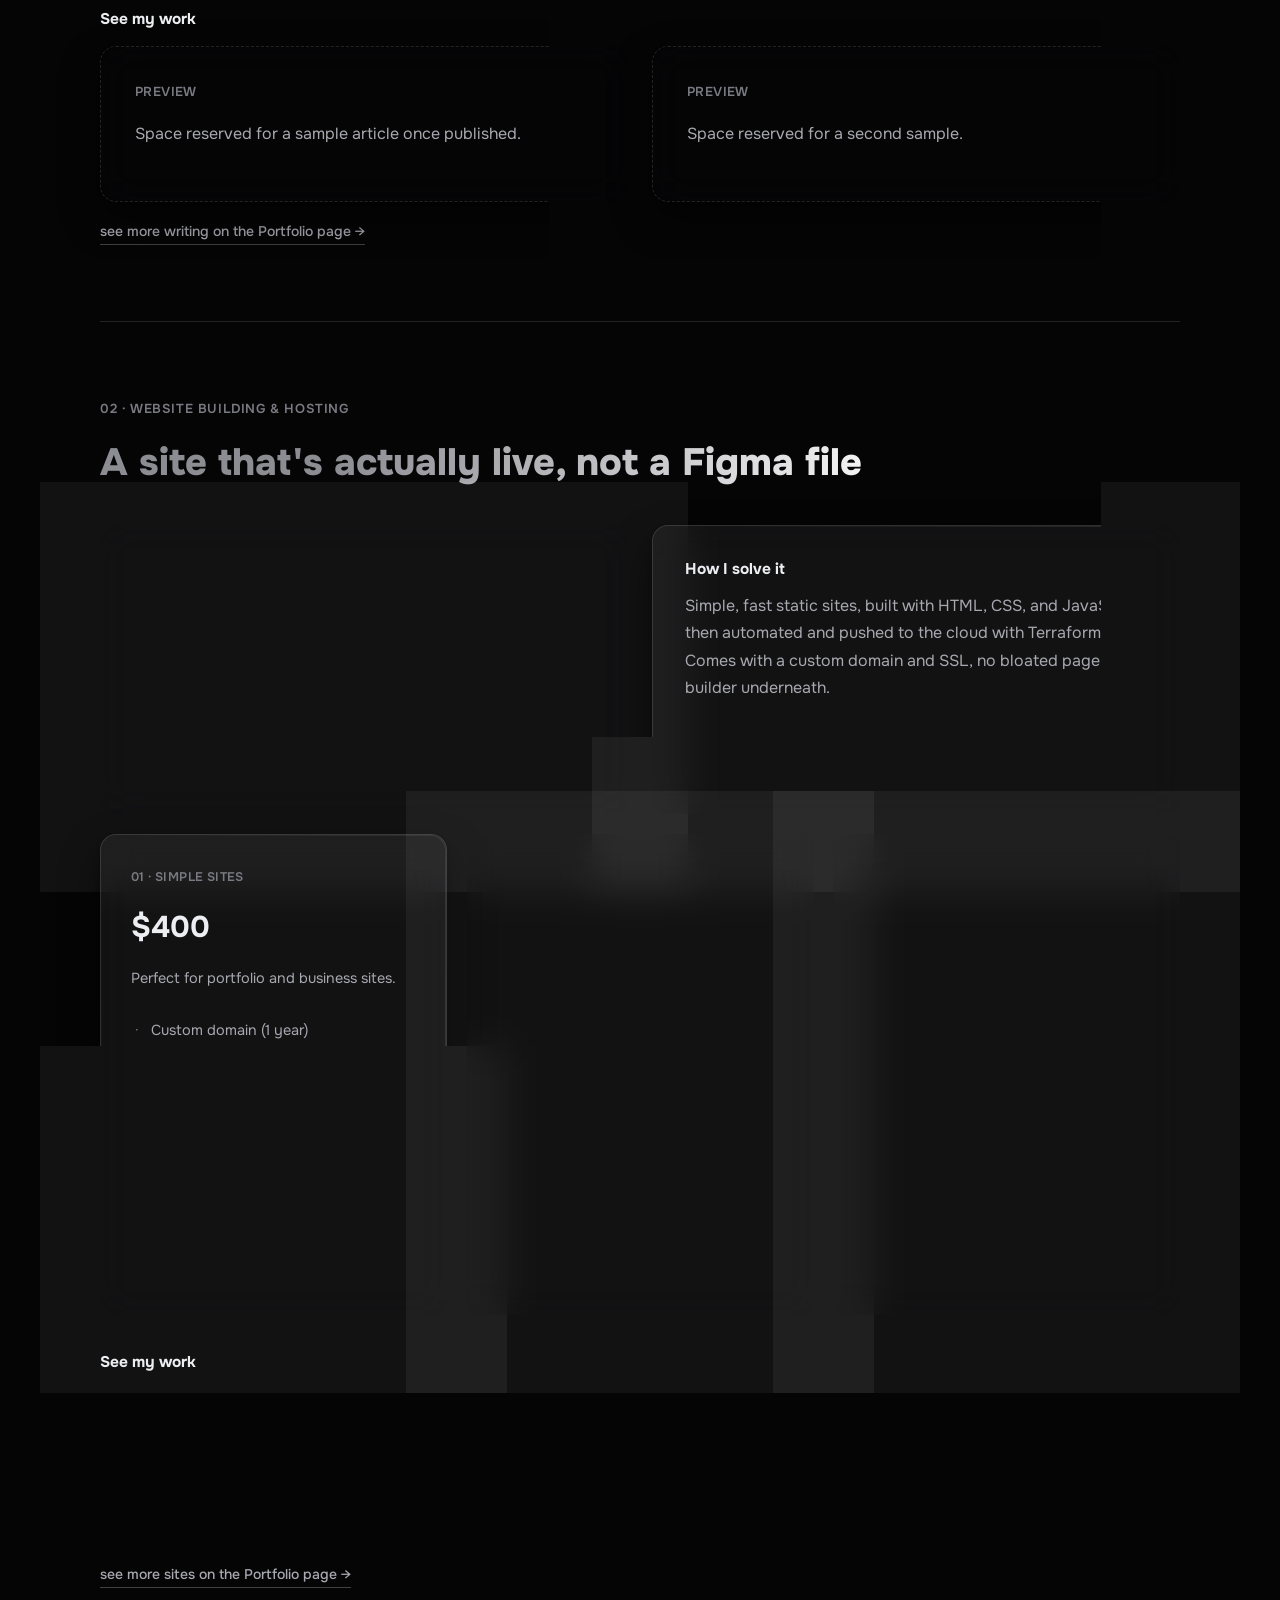
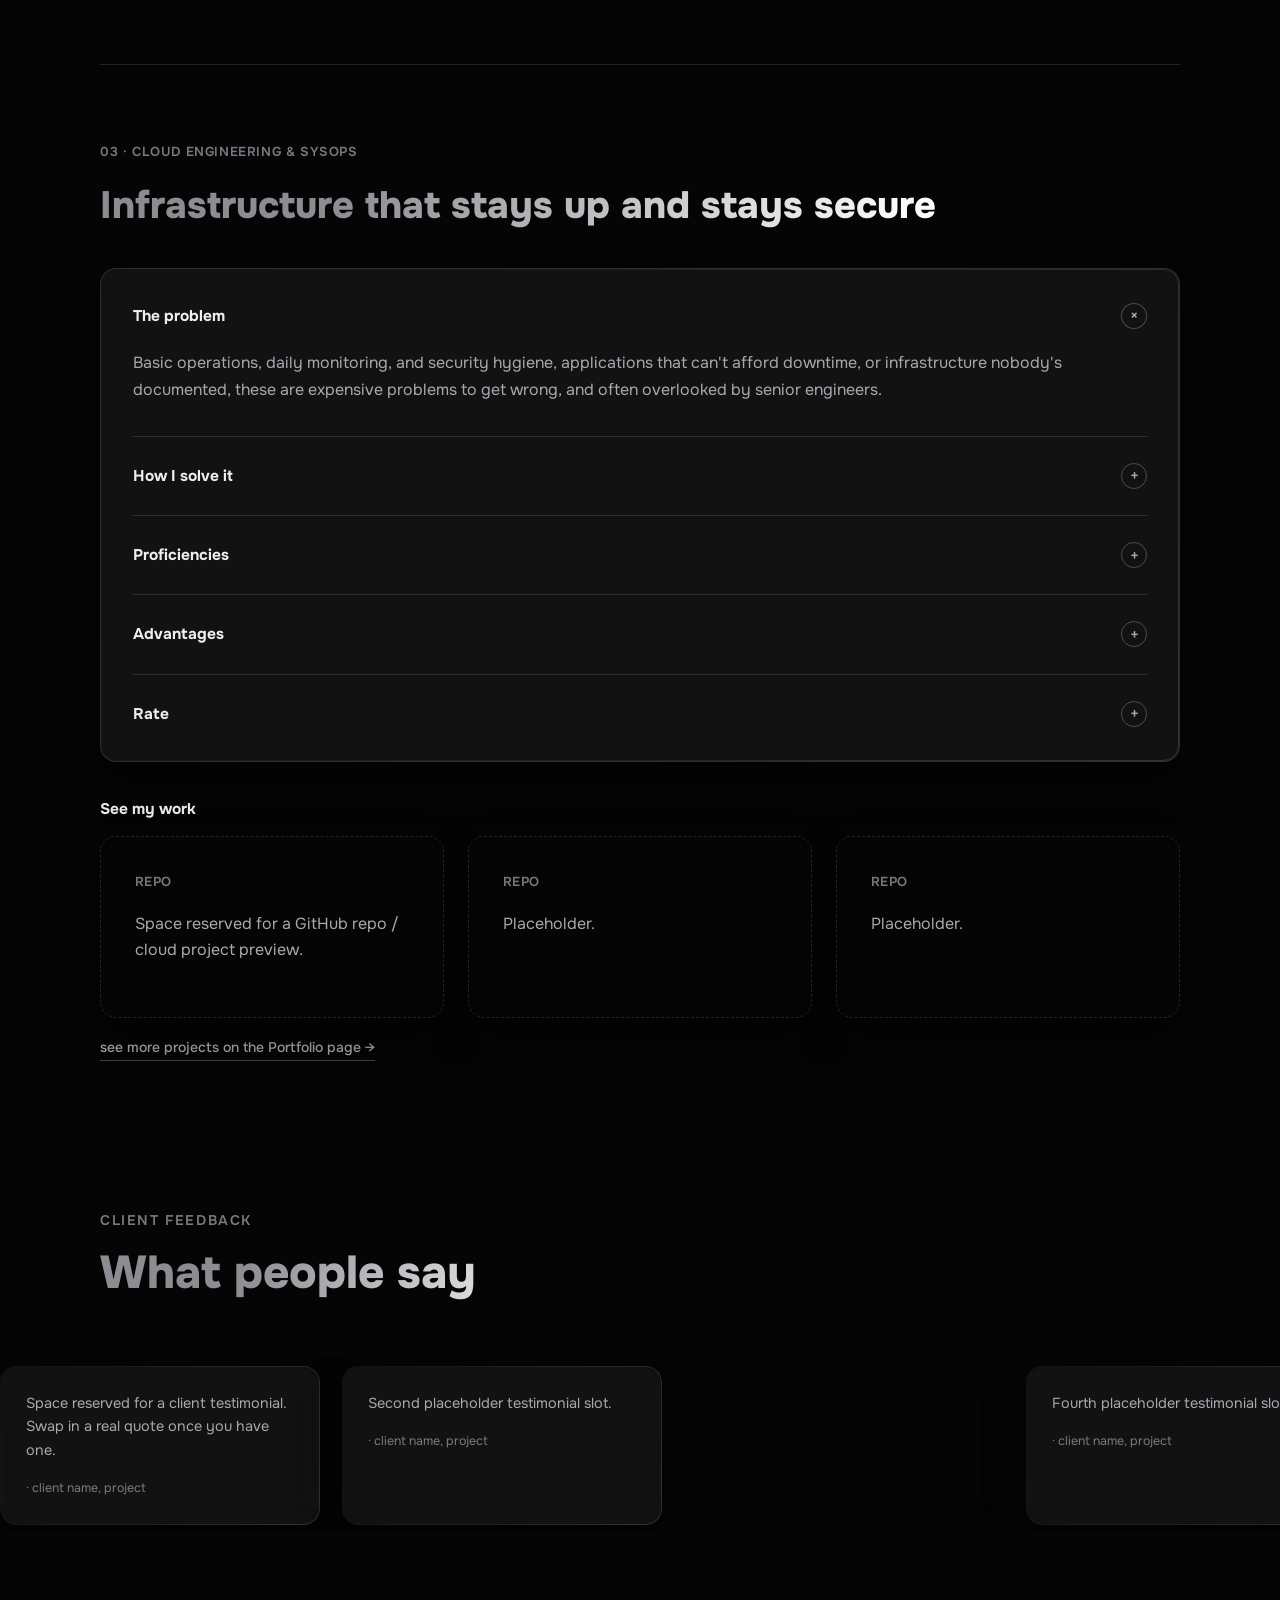
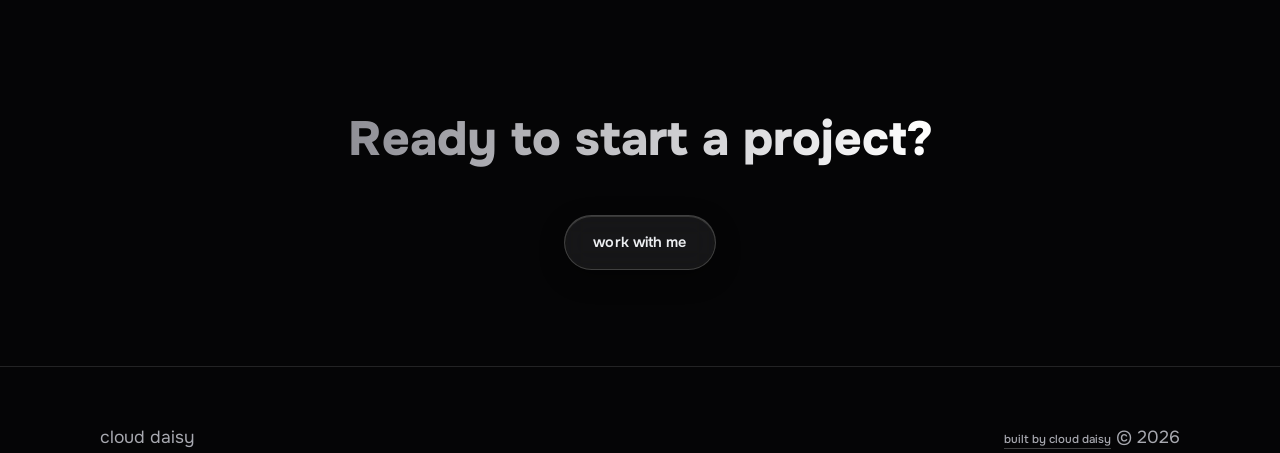
<file: services.html>
<!DOCTYPE html>
<html lang="en">
<head>
<meta charset="UTF-8">
<meta name="viewport" content="width=device-width, initial-scale=1.0">
<title>Services · Cloud Daisy</title>
<link rel="icon" type="image/svg+xml" href="assets/logo.svg">
<link rel="stylesheet" href="style.css">
</head>
<body>

<nav class="nav">
  <div class="wrap">
    <a class="brand" href="index.html"><img src="assets/logo.svg" alt="Cloud Daisy"> cloud daisy</a>
    <ul class="nav-links">
      <li><a href="services.html" class="active">services</a></li>
      <li><a href="portfolio.html">portfolio</a></li>
      <li><a href="architecture.html">architecture</a></li>
      <li><a href="blog.html">blog</a></li>
      <li><a href="work-with-me.html">work with me</a></li>
    </ul>
  </div>
</nav>

<header class="wrap block tight">
  <div class="eyebrow">services</div>
  <h1 style="margin:0 0 14px;">What I can do for you</h1>
  <p style="color: var(--text-secondary); max-width: 560px;">Here's what I currently offer, priced fairly for where I am right now. Each one below is broken down by the problem it solves, the pricing, and where to see the work, and these rates won't stay this low for long.</p>
</header>
<div class="fade-divider"></div>

<section class="wrap">

  <!-- Service 01: Technical Writing -->
  <div class="service-block reveal">
    <div class="service-kicker">01 · technical writing</div>
    <h2 class="service-title">Documentation that actually gets read</h2>

    <div class="grid-2">
      <div class="text-box reveal reveal-1">
        <h3 class="subhead">The problem</h3>
        <p class="body-text">Most cloud documentation is written by people who are either too deep in the technical weeds for a beginner to follow, or too generic to be useful to someone actually building something. Teams end up with docs nobody understands and support tickets that shouldn't exist.</p>
      </div>
      <div class="text-box reveal reveal-2">
        <h3 class="subhead">How I solve it</h3>
        <p class="body-text">Use-case driven writing: I start from what the reader is trying to do, not the feature list. Technically accurate, but written so a beginner without an IT background can actually follow it end to end.</p>
      </div>
    </div>

    <div class="pricing-row reveal reveal-2" style="margin-top:20px;">
      <div class="pricing-box">
        <div class="index">01 · documentation article</div>
        <div class="price-tag">$300</div>
        <ul class="whatyouget">
          <li>1 documentation piece, written in .md</li>
          <li>Relevant screenshots</li>
          <li>1 piece repurposed into a blog post</li>
          <li>SEO and GEO optimization for the blog post</li>
        </ul>
      </div>
      <div class="pricing-box">
        <div class="index">02 · walkthrough tutorial</div>
        <div class="price-tag">$500</div>
        <p class="price-desc">A detailed how-to where I go through the process myself and give heads-up on things that only show up from a user's point of view.</p>
        <ul class="whatyouget">
          <li>Documentation, written in .md</li>
          <li>Relevant screenshots</li>
          <li>Video screencast with annotations, made with Guidde (or your preferred tool)</li>
          <li>1 piece repurposed into a blog post</li>
          <li>SEO and GEO optimization for the blog post</li>
        </ul>
      </div>
      <div class="pricing-box">
        <div class="index">03 · case studies, whitepapers, or full documentation</div>
        <div class="price-tag">$1,000</div>
        <p class="price-desc">Choose one deliverable, each includes everything in Tier 1:</p>
        <ul class="whatyouget">
          <li>A case study, built as a topic cluster anchored by one or more supporting documentation pieces</li>
          <li>A detailed whitepaper</li>
          <li>Full documentation: a documentation set broken into separate pages, setup, configuration, troubleshooting/FAQ, and an architecture overview, for one product or system</li>
        </ul>
        <p class="price-footnote">Video screencasts are not included at this tier and are available as an add-on at additional cost.</p>
      </div>
    </div>
    <div class="price-note" style="margin-top:14px;">exact scope confirmed before we start</div>

    <h3 class="subhead" style="margin-top:34px;">See my work</h3>
    <div class="grid-2" style="margin-top:14px;">
      <div class="card reveal placeholder-card">
        <span class="index">preview</span>
        <p>Space reserved for a sample article once published.</p>
      </div>
      <div class="card reveal placeholder-card">
        <span class="index">preview</span>
        <p>Space reserved for a second sample.</p>
      </div>
    </div>
    <a class="link-out" href="portfolio.html" style="display:inline-block; margin-top:18px;">see more writing on the Portfolio page →</a>
  </div>

  <!-- Service 02: Website Building & Hosting -->
  <div class="service-block reveal">
    <div class="service-kicker">02 · website building &amp; hosting</div>
    <h2 class="service-title">A site that's actually live, not a Figma file</h2>

    <div class="grid-2">
      <div class="text-box reveal reveal-1">
        <h3 class="subhead">The problem</h3>
        <p class="body-text">A lot of small businesses and professionals have no website because web devs charge an arm and a leg for a simple static website, leading them to website builders with steep learning curves, monthly subscriptions they're not ready for, and templates that don't capture their brand as it should. Getting something fast, simple, and properly hosted shouldn't require hiring an agency or learning Webflow from scratch.</p>
      </div>
      <div class="text-box reveal reveal-2">
        <h3 class="subhead">How I solve it</h3>
        <p class="body-text">Simple, fast static sites, built with HTML, CSS, and JavaScript, then automated and pushed to the cloud with Terraform. Comes with a custom domain and SSL, no bloated page builder underneath.</p>
      </div>
    </div>

    <div class="pricing-row reveal reveal-2" style="margin-top:20px;">
      <div class="pricing-box">
        <div class="index">01 · simple sites</div>
        <div class="price-tag">$400</div>
        <p class="price-desc">Perfect for portfolio and business sites.</p>
        <ul class="whatyouget">
          <li>Custom domain (1 year)</li>
          <li>Hosting + SSL</li>
          <li>Optimized copy and design</li>
          <li>Check-in meeting before implementation</li>
        </ul>
      </div>
      <div class="pricing-box">
        <div class="index">02 · sites with functions</div>
        <div class="price-tag">$600</div>
        <p class="price-desc">Perfect for booking sites, catalogues, real estate, or car dealerships.</p>
        <ul class="whatyouget">
          <li>Everything in Simple Sites</li>
          <li>Booking calendar with auto-DM summary, for service providers</li>
          <li>Catalogue browsing with auto-DM checkout request, for retailers</li>
          <li>No payment integration, keeps cost down and DMs arrive ready to close</li>
        </ul>
      </div>
      <div class="pricing-box">
        <div class="index">add-on</div>
        <div class="price-tag">+$200</div>
        <p class="price-desc">Basic SEO + business email</p>
        <ul class="whatyouget">
          <li>Custom business email</li>
          <li>Google indexing submission</li>
          <li>Basic technical SEO: sitemap, meta tags, alt text, on-page structure</li>
          <li>Free SEO implementation guide: content template, keyword research &amp; optimization guide, backlink builder guide, GEO optimization guide, 30-day implementation tracker/roadmap</li>
        </ul>
      </div>
    </div>

    <h3 class="subhead" style="margin-top:34px;">See my work</h3>
    <div class="grid-2" style="margin-top:14px;">
      <div class="card reveal placeholder-card">
        <span class="index">preview</span>
        <p>Space reserved for a site preview once published.</p>
      </div>
      <div class="card reveal placeholder-card">
        <span class="index">preview</span>
        <p>Space reserved for a second preview.</p>
      </div>
    </div>
    <a class="link-out" href="portfolio.html" style="display:inline-block; margin-top:18px;">see more sites on the Portfolio page →</a>
  </div>

  <!-- Service 03: Cloud Engineering & Sysops -->
  <div class="service-block reveal">
    <div class="service-kicker">03 · cloud engineering &amp; sysops</div>
    <h2 class="service-title">Infrastructure that stays up and stays secure</h2>

    <div class="accordion-card reveal">
      <details class="accordion-item" open>
        <summary>The problem <span class="acc-icon">+</span></summary>
        <div class="acc-body">
          <p class="body-text">Basic operations, daily monitoring, and security hygiene, applications that can't afford downtime, or infrastructure nobody's documented, these are expensive problems to get wrong, and often overlooked by senior engineers.</p>
        </div>
      </details>
      <details class="accordion-item">
        <summary>How I solve it <span class="acc-icon">+</span></summary>
        <div class="acc-body">
          <p class="body-text">Hands-on setup support: I carry the workloads that get overlooked, harden security on the configurations that are easy to miss, handle the day-to-day monitoring, with clear documentation of what was built and why.</p>
        </div>
      </details>
      <details class="accordion-item">
        <summary>Proficiencies <span class="acc-icon">+</span></summary>
        <div class="acc-body">
          <p class="body-text">Amazon S3, Route 53, CloudFront, Cloudflare, AWS WAF, Terraform, Docker, Kubernetes, README and Markdown documentation.</p>
        </div>
      </details>
      <details class="accordion-item">
        <summary>Advantages <span class="acc-icon">+</span></summary>
        <div class="acc-body">
          <p class="body-text">Fresh certification-backed knowledge, hands-on project experience, and a documentation habit most engineers skip, so you're not left guessing later.</p>
        </div>
      </details>
      <details class="accordion-item">
        <summary>Rate <span class="acc-icon">+</span></summary>
        <div class="acc-body">
          <p class="body-text">Custom, based on scope. Every infrastructure project is different. Book a meeting and I'll quote based on what you actually need.</p>
          <a class="btn btn-glass" href="work-with-me.html">book a meeting</a>
        </div>
      </details>
    </div>

    <h3 class="subhead" style="margin-top:34px;">See my work</h3>
    <div class="grid-3" style="margin-top:14px;">
      <div class="card reveal placeholder-card">
        <span class="index">repo</span>
        <p>Space reserved for a GitHub repo / cloud project preview.</p>
      </div>
      <div class="card reveal placeholder-card">
        <span class="index">repo</span>
        <p>Placeholder.</p>
      </div>
      <div class="card reveal placeholder-card">
        <span class="index">repo</span>
        <p>Placeholder.</p>
      </div>
    </div>
    <a class="link-out" href="portfolio.html" style="display:inline-block; margin-top:18px;">see more projects on the Portfolio page →</a>
  </div>

</section>

<section class="block tight">
  <div class="wrap">
    <div class="section-head reveal">
      <div class="eyebrow">client feedback</div>
      <h2>What people say</h2>
    </div>
  </div>
  <div class="reviews-section" aria-label="Client reviews">
    <div class="reviews-track">
      <div class="review-card">
        <p>Space reserved for a client testimonial. Swap in a real quote once you have one.</p>
        <div class="who">· client name, project</div>
      </div>
      <div class="review-card">
        <p>Second placeholder testimonial slot.</p>
        <div class="who">· client name, project</div>
      </div>
      <div class="review-card">
        <p>Third placeholder testimonial slot.</p>
        <div class="who">· client name, project</div>
      </div>
      <div class="review-card">
        <p>Fourth placeholder testimonial slot.</p>
        <div class="who">· client name, project</div>
      </div>
      <div class="review-card">
        <p>Space reserved for a client testimonial. Swap in a real quote once you have one.</p>
        <div class="who">· client name, project</div>
      </div>
      <div class="review-card">
        <p>Second placeholder testimonial slot.</p>
        <div class="who">· client name, project</div>
      </div>
    </div>
  </div>
</section>

<section class="cta-band">
  <div class="wrap reveal">
    <h2>Ready to start a project?</h2>
    <a class="btn btn-glass" href="work-with-me.html">work with me</a>
  </div>
</section>

<footer>
  <div class="wrap" style="display:flex; justify-content:space-between; width:100%; flex-wrap:wrap; gap:10px;">
    <span>cloud daisy</span>
    <span><a href="index.html" class="link-out" style="font-size:11.5px;">built by cloud daisy</a> &copy; 2026</span>
  </div>
</footer>

<script src="script.js"></script>
</body>
</html>
</file>
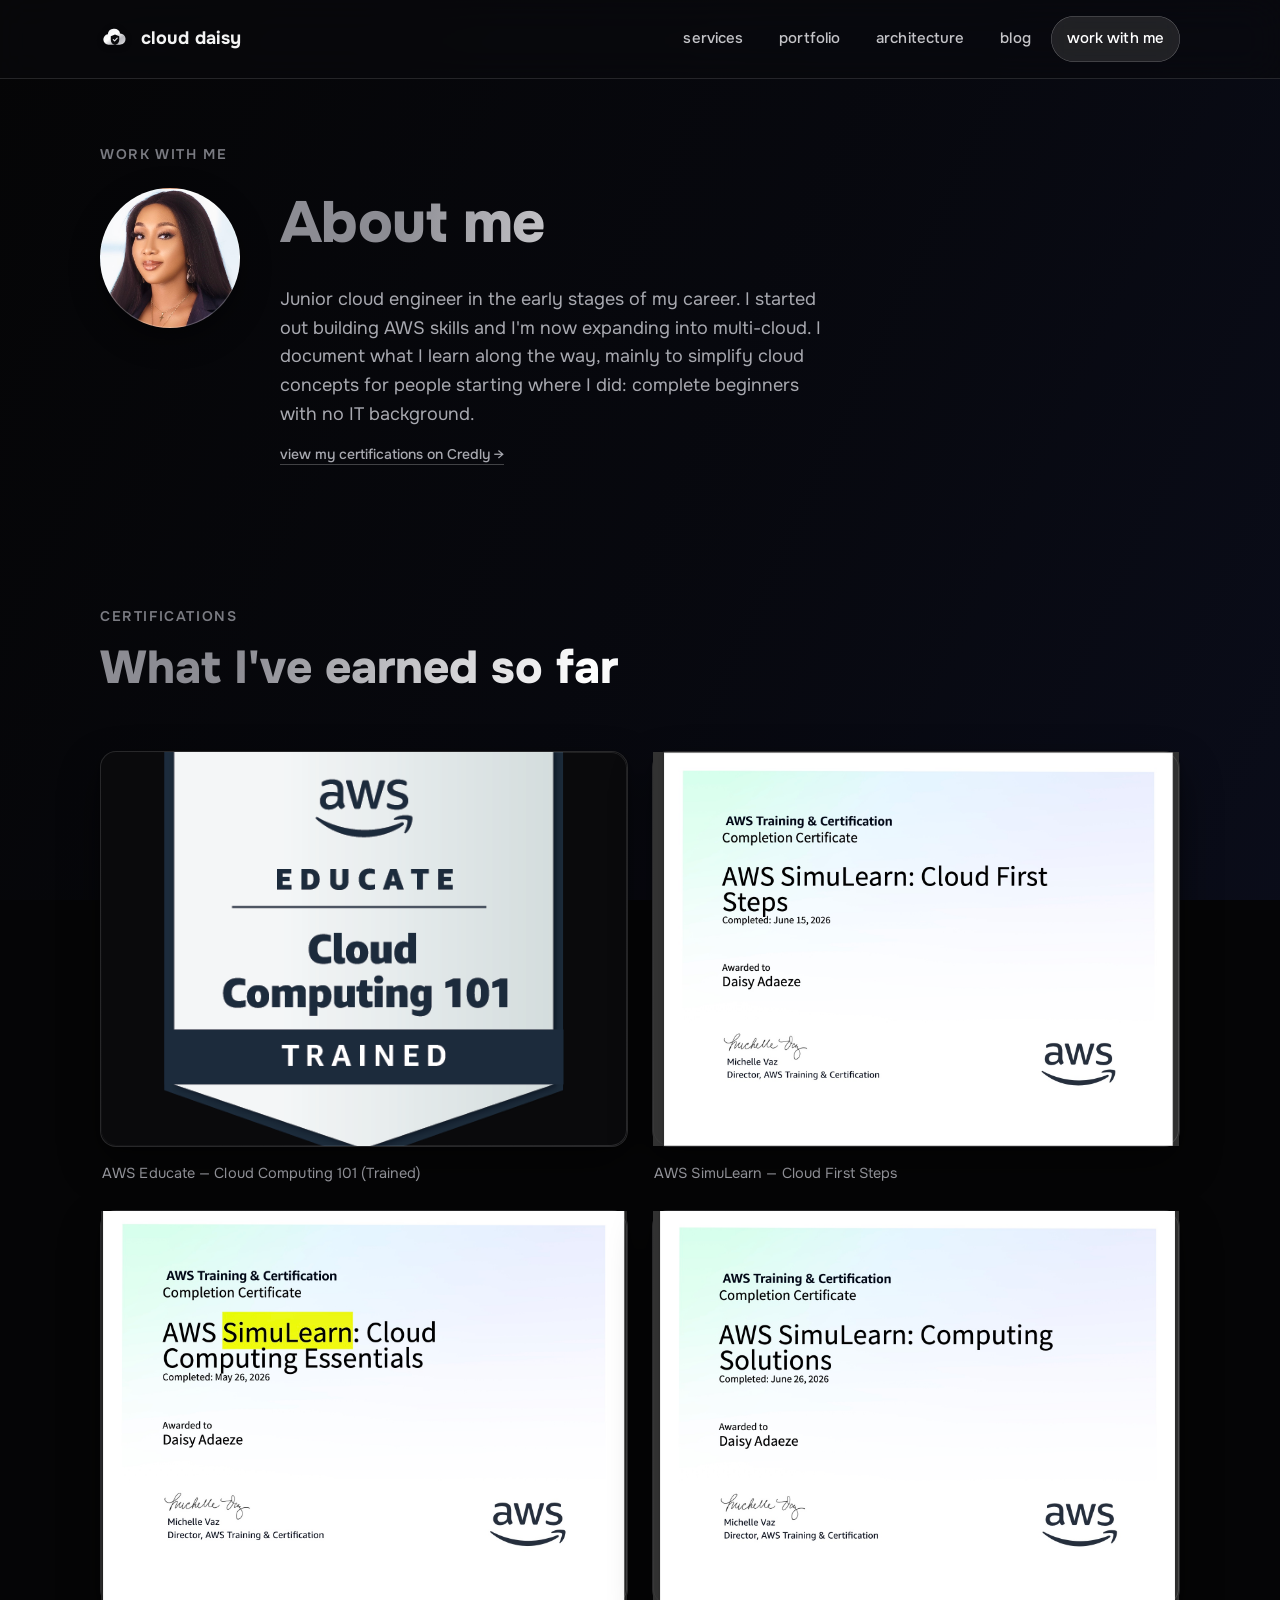
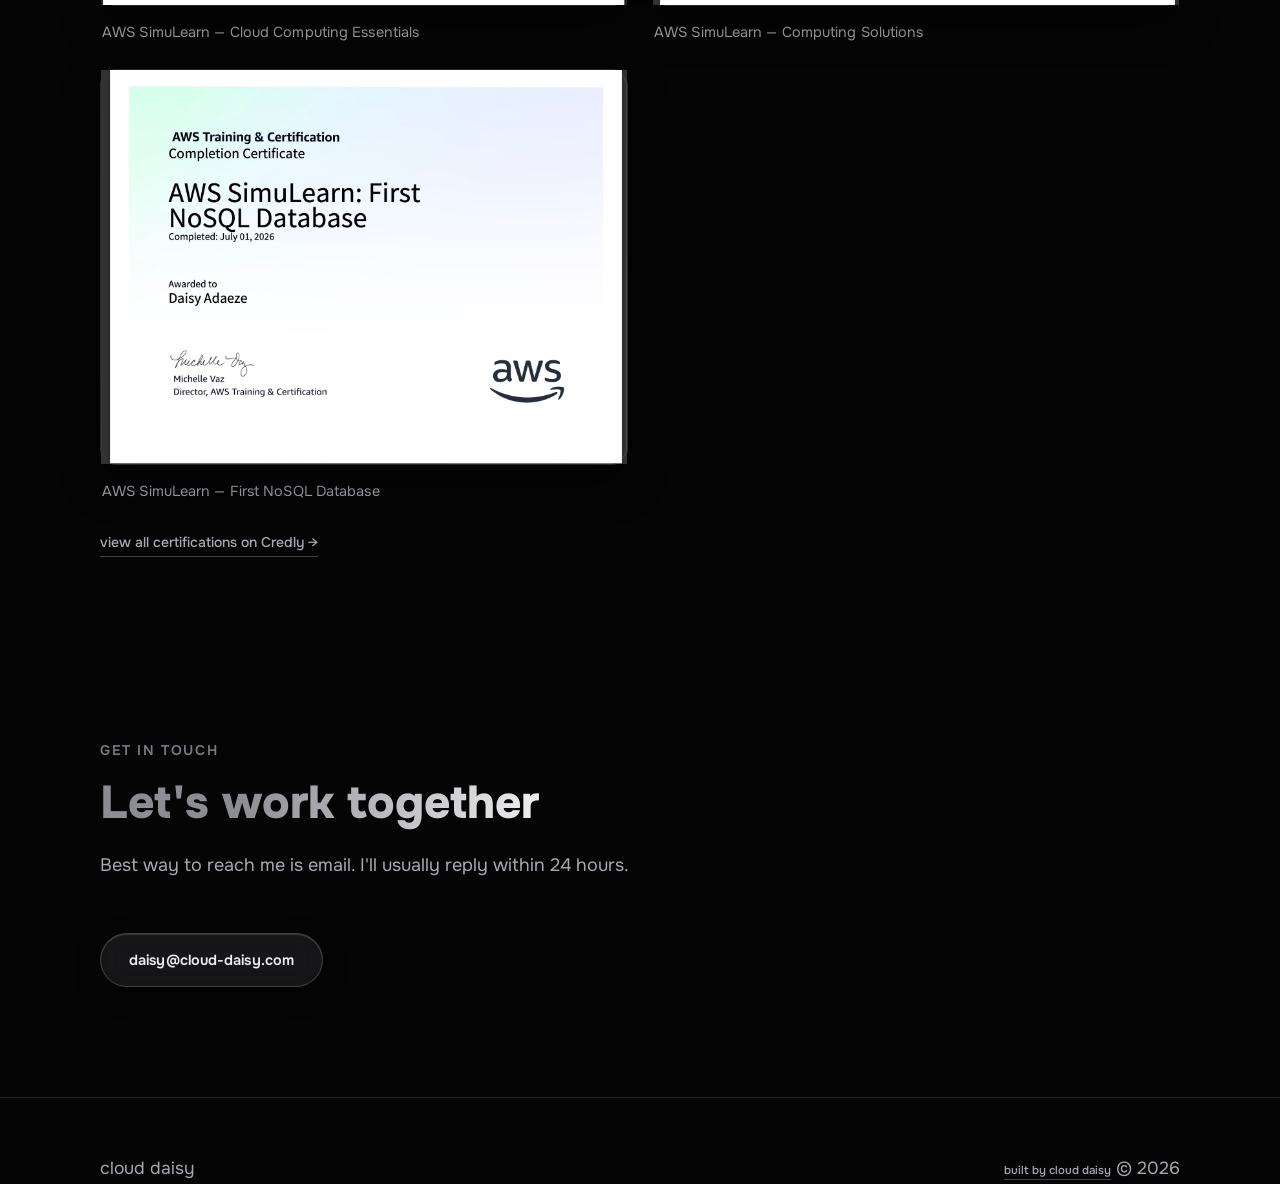
<file: work-with-me.html>
<!DOCTYPE html>
<html lang="en">
<head>
<meta charset="UTF-8">
<meta name="viewport" content="width=device-width, initial-scale=1.0">
<title>Work With Me · Cloud Daisy</title>
<link rel="icon" type="image/svg+xml" href="assets/logo.svg">
<link rel="stylesheet" href="style.css">
</head>
<body>

<nav class="nav">
  <div class="wrap">
    <a class="brand" href="index.html"><img src="assets/logo.svg" alt="Cloud Daisy"> cloud daisy</a>
    <ul class="nav-links">
      <li><a href="services.html">services</a></li>
      <li><a href="portfolio.html">portfolio</a></li>
      <li><a href="architecture.html">architecture</a></li>
      <li><a href="blog.html">blog</a></li>
      <li><a href="work-with-me.html" class="active">work with me</a></li>
    </ul>
  </div>
</nav>

<header class="wrap block tight">
  <div class="eyebrow">work with me</div>
  <div class="about-flex">
    <div class="about-photo" style="background-image: url('assets/portrait.jpg');" role="img" aria-label="Portrait of Daisy"></div>
    <div>
      <h1 style="margin:0 0 20px;">About me</h1>
      <p style="color: var(--text-secondary); max-width: 560px; margin-bottom: 10px; font-size: 18px; line-height: 1.6;">Junior cloud engineer in the early stages of my career. I started out building AWS skills and I'm now expanding into multi-cloud. I document what I learn along the way, mainly to simplify cloud concepts for people starting where I did: complete beginners with no IT background.</p>
      <a class="link-out" href="#" target="_blank" rel="noopener">view my certifications on Credly →</a>
    </div>
  </div>
</header>
<div class="fade-divider"></div>

<section class="block tight" aria-label="Certifications">
  <div class="wrap">
    <div class="section-head reveal">
      <div class="eyebrow">certifications</div>
      <h2>What I've earned so far</h2>
    </div>
    <div class="cert-grid">
      <div class="cert-item reveal reveal-1">
        <div class="cert-frame"><img src="assets/badge-cloud-101.png" alt="AWS Educate: Cloud Computing 101 (Trained)" loading="lazy"></div>
        <p class="cert-caption">AWS Educate — Cloud Computing 101 (Trained)</p>
      </div>
      <div class="cert-item reveal reveal-2">
        <div class="cert-frame"><img src="assets/cert-cloud-first-steps.jpg" alt="AWS SimuLearn: Cloud First Steps" loading="lazy"></div>
        <p class="cert-caption">AWS SimuLearn — Cloud First Steps</p>
      </div>
      <div class="cert-item reveal reveal-1">
        <div class="cert-frame"><img src="assets/cert-cloud-computing-essentials.jpg" alt="AWS SimuLearn: Cloud Computing Essentials" loading="lazy"></div>
        <p class="cert-caption">AWS SimuLearn — Cloud Computing Essentials</p>
      </div>
      <div class="cert-item reveal reveal-2">
        <div class="cert-frame"><img src="assets/cert-computing-solutions.jpg" alt="AWS SimuLearn: Computing Solutions" loading="lazy"></div>
        <p class="cert-caption">AWS SimuLearn — Computing Solutions</p>
      </div>
      <div class="cert-item reveal reveal-1">
        <div class="cert-frame"><img src="assets/cert-first-nosql.jpg" alt="AWS SimuLearn: First NoSQL Database" loading="lazy"></div>
        <p class="cert-caption">AWS SimuLearn — First NoSQL Database</p>
      </div>
    </div>
    <a class="link-out" href="#" target="_blank" rel="noopener" style="display:inline-block; margin-top:28px;">view all certifications on Credly →</a>
  </div>
</section>

<section class="block">
  <div class="wrap">
    <div class="section-head reveal">
      <div class="eyebrow">get in touch</div>
      <h2>Let's work together</h2>
      <p>Best way to reach me is email. I'll usually reply within 24 hours.</p>
    </div>
    <a class="btn btn-glass" href="mailto:daisy@cloud-daisy.com">daisy@cloud-daisy.com</a>
  </div>
</section>

<footer>
  <div class="wrap" style="display:flex; justify-content:space-between; width:100%; flex-wrap:wrap; gap:10px;">
    <span>cloud daisy</span>
    <span><a href="index.html" class="link-out" style="font-size:11.5px;">built by cloud daisy</a> &copy; 2026</span>
  </div>
</footer>

<script src="script.js"></script>
</body>
</html>
</file>
<file: style.css>
@import url('https://fonts.googleapis.com/css2?family=Onest:wght@400;500;600;700;800;900&display=swap');

:root {
  /* full black backdrop across the whole site; silver text */
  --bg: #050506;
  --bg-alt: #0c0c0e;
  --text-primary: #eceef1;
  --text-secondary: #a8a9b0;
  --text-muted: #7a7b82;
  --border: rgba(255, 255, 255, 0.12);
  --border-strong: rgba(255, 255, 255, 0.24);
  --card-bg: rgba(255, 255, 255, 0.055);
  --card-bg-hover: rgba(255, 255, 255, 0.09);
  --glass-bg: rgba(255, 255, 255, 0.07);
  --glass-bg-hover: rgba(255, 255, 255, 0.12);
  --glass-border: rgba(255, 255, 255, 0.18);
  --shimmer: linear-gradient(100deg, #8c8c93 10%, #ffffff 35%, #9d9da4 55%, #e2e2e6 75%, #8f8f96 90%);
  --shadow-glass: 0 2px 6px rgba(0,0,0,0.28), 0 18px 40px rgba(0,0,0,0.48);
  --sheen-line: rgba(255, 255, 255, 0.16);

  --font-display: 'Onest', sans-serif;
  --font-body: 'Onest', sans-serif;
  --font-mono: 'Onest', sans-serif;
  --radius: 16px;
  --max-width: 1160px;
}

* { box-sizing: border-box; }

html { scroll-behavior: smooth; }

body {
  margin: 0;
  background: var(--bg);
  color: var(--text-primary);
  font-family: var(--font-body);
  font-size: 17.5px;
  line-height: 1.7;
  -webkit-font-smoothing: antialiased;
  position: relative;
  min-height: 100vh;
  overflow-x: hidden;
}

a { color: inherit; text-decoration: none; }
img { max-width: 100%; display: block; }

.wrap {
  max-width: var(--max-width);
  margin: 0 auto;
  padding: 0 40px;
}

.reveal {
  opacity: 0;
  transform: translateY(22px);
  transition: opacity 0.7s cubic-bezier(0.2, 0.7, 0.2, 1), transform 0.7s cubic-bezier(0.2, 0.7, 0.2, 1);
}
.reveal.in-view { opacity: 1; transform: translateY(0); }
.reveal-1 { transition-delay: 0.08s; }
.reveal-2 { transition-delay: 0.18s; }
.reveal-3 { transition-delay: 0.28s; }
.reveal-4 { transition-delay: 0.38s; }

@media (prefers-reduced-motion: reduce) {
  .reveal { transition: none; }
}

/* ==================================================================
   GLOBAL BACKDROP — one fixed, full-viewport deep indigo sweep that
   sits behind every section on every page (not a gradient redrawn
   per element). A wide, many-stop bell-curve falloff, same indigo
   family as before, so it reads as a slow continuous shift in tone
   with no hard edges. Because it's sized and positioned to the
   viewport rather than to any single header/section box, there's no
   seam between the hero, the shorter non-home headers, the CTA
   bands, or anything in between — it's the same sweep everywhere.
   Everything painted on top (nav, cards, buttons, badges, footer)
   stays translucent glass so this reads through continuously.
   ================================================================== */

body::before {
  content: "";
  position: fixed;
  inset: 0;
  z-index: -1;
  background:
    linear-gradient(115deg,
      rgba(28, 38, 92, 0)    0%,
      rgba(28, 38, 92, 0.10) 22%,
      rgba(28, 38, 92, 0.22) 38%,
      rgba(28, 38, 92, 0.30) 50%,
      rgba(28, 38, 92, 0.22) 62%,
      rgba(28, 38, 92, 0.10) 78%,
      rgba(28, 38, 92, 0)    100%
    ),
    var(--bg);
  background-size: 260% 260%, 100% 100%;
  animation: sheenIndigo 24s ease-in-out infinite alternate;
}

@keyframes sheenIndigo {
  0%   { background-position: 0% 0%, 0 0; }
  100% { background-position: 100% 0%, 0 0; }
}

@media (prefers-reduced-motion: reduce) {
  body::before { animation: none; }
}

body > header,
.cta-band {
  position: relative;
  background: transparent;
}

footer {
  position: relative;
  background: transparent;
  color: var(--text-secondary);
  border-top: 0.5px solid var(--border);
}

/* ==================================================================
   NAV — always dark glass, floats above every section
   ================================================================== */

.nav {
  position: sticky;
  top: 0;
  z-index: 50;
  background: rgba(10, 10, 12, 0.68);
  backdrop-filter: blur(18px) saturate(160%);
  -webkit-backdrop-filter: blur(18px) saturate(160%);
  border-bottom: 0.5px solid rgba(255, 255, 255, 0.12);
}

.nav .wrap {
  display: flex;
  align-items: center;
  justify-content: space-between;
  padding-top: 16px;
  padding-bottom: 16px;
}

.brand {
  display: flex;
  align-items: center;
  gap: 11px;
  font-family: var(--font-display);
  font-weight: 700;
  font-size: 18px;
  letter-spacing: 0.1px;
  color: #f3f3f3;
}

.brand img {
  width: 30px;
  height: 30px;
  object-fit: contain;
  flex-shrink: 0;
  filter: drop-shadow(0 1px 3px rgba(0,0,0,0.4));
}

.nav-links {
  display: flex;
  gap: 4px;
  list-style: none;
  margin: 0;
  padding: 0;
  font-family: var(--font-display);
  font-size: 15px;
  font-weight: 500;
  letter-spacing: 0.1px;
  text-transform: lowercase;
}

.nav-links a {
  position: relative;
  display: inline-block;
  color: #c4c4c8;
  padding: 10px 16px;
  border-radius: 999px;
  transition: color 0.2s ease, background 0.25s ease;
}

.nav-links a:hover, .nav-links a.active {
  color: #ffffff;
  background: rgba(255, 255, 255, 0.1);
  backdrop-filter: blur(10px);
  -webkit-backdrop-filter: blur(10px);
  box-shadow: inset 0 0 0 0.5px rgba(255,255,255,0.3);
}

.nav-toggle {
  display: none;
  background: none;
  border: none;
  cursor: pointer;
  padding: 8px;
  flex-direction: column;
  gap: 5px;
}

.nav-toggle span {
  display: block;
  width: 24px;
  height: 2px;
  background: var(--text-primary);
  border-radius: 2px;
  transition: transform 0.25s ease, opacity 0.25s ease;
}

@media (max-width: 760px) {
  .nav-toggle { display: flex; }

  .nav-links {
    display: flex;
    flex-direction: column;
    position: absolute;
    top: 100%;
    left: 0;
    right: 0;
    background: rgba(10, 10, 12, 0.92);
    backdrop-filter: blur(18px) saturate(160%);
    -webkit-backdrop-filter: blur(18px) saturate(160%);
    border-bottom: 0.5px solid rgba(255, 255, 255, 0.12);
    padding: 12px 20px 20px;
    gap: 4px;
    max-height: 0;
    overflow: hidden;
    opacity: 0;
    transition: max-height 0.3s ease, opacity 0.25s ease;
  }

  .nav-links.mobile-open {
    max-height: 400px;
    opacity: 1;
  }

  .nav-links a { padding: 12px 14px; border-radius: 10px; }

  .nav.menu-open .nav-toggle span:nth-child(1) { transform: translateY(7px) rotate(45deg); }
  .nav.menu-open .nav-toggle span:nth-child(2) { opacity: 0; }
  .nav.menu-open .nav-toggle span:nth-child(3) { transform: translateY(-7px) rotate(-45deg); }
}

/* ==================================================================
   SHIMMER — buttons keep the diagonal sweep across their surface;
   glass cards get a thin traveling shine confined to their edge only
   (no beam crossing the card face). The carousel badges on the home
   page have no shimmer at all.
   ================================================================== */

.btn {
  position: relative;
  overflow: hidden;
}

.btn::after {
  content: '';
  position: absolute;
  top: 0;
  left: -60%;
  width: 40%;
  height: 100%;
  background: linear-gradient(115deg, transparent 0%, var(--sheen-line) 50%, transparent 100%);
  transform: skewX(-18deg);
  animation: glassSheen 5.5s ease-in-out infinite;
  pointer-events: none;
}

@keyframes glassSheen {
  0%   { left: -60%; }
  35%  { left: -60%; }
  70%  { left: 140%; }
  100% { left: 140%; }
}

.card, .text-box, .pricing-box, .review-card, .accordion-card, .cert-frame {
  position: relative;
}

.card::after, .text-box::after, .pricing-box::after,
.review-card::after, .accordion-card::after, .cert-frame::after {
  content: '';
  position: absolute;
  inset: 0;
  border-radius: inherit;
  padding: 1px;
  background: linear-gradient(115deg, transparent 0%, var(--sheen-line) 50%, transparent 100%);
  background-size: 240% 240%;
  -webkit-mask: linear-gradient(#fff 0 0) content-box, linear-gradient(#fff 0 0);
  -webkit-mask-composite: xor;
  mask-composite: exclude;
  animation: glassSheenEdge 7s ease-in-out infinite;
  pointer-events: none;
}

@keyframes glassSheenEdge {
  0%   { background-position: 0% 0%; }
  50%  { background-position: 100% 100%; }
  100% { background-position: 0% 0%; }
}

@media (prefers-reduced-motion: reduce) {
  .btn::after,
  .card::after, .text-box::after, .pricing-box::after,
  .review-card::after, .accordion-card::after, .cert-frame::after { animation: none; display: none; }
}

/* ==================================================================
   LIQUID GLASS BUTTONS
   ================================================================== */

.btn {
  display: inline-flex;
  align-items: center;
  justify-content: center;
  gap: 8px;
  font-family: var(--font-display);
  font-size: 14.5px;
  font-weight: 600;
  letter-spacing: 0.1px;
  padding: 14px 28px;
  border-radius: 999px;
  cursor: pointer;
  transition: background 0.25s ease, border-color 0.25s ease, transform 0.15s ease, box-shadow 0.25s ease;
  border: 0.5px solid var(--border-strong);
}

.btn:hover { transform: translateY(-2px); }
.btn:active { transform: scale(0.98); }

.btn-glass {
  background: var(--glass-bg);
  backdrop-filter: blur(14px) saturate(160%);
  -webkit-backdrop-filter: blur(14px) saturate(160%);
  color: var(--text-primary);
  border-color: var(--glass-border);
  box-shadow: inset 0 1px 0 rgba(255,255,255,0.14), 0 8px 24px rgba(0,0,0,0.35);
}
.btn-glass:hover {
  background: var(--glass-bg-hover);
  box-shadow: inset 0 1px 0 rgba(255,255,255,0.2), 0 10px 28px rgba(0,0,0,0.4);
}

.btn-ghost {
  background: transparent;
  border-color: var(--border-strong);
  color: var(--text-secondary);
  backdrop-filter: blur(6px);
  -webkit-backdrop-filter: blur(6px);
}
.btn-ghost:hover {
  color: var(--text-primary);
  border-color: var(--glass-border);
  background: var(--glass-bg);
}

/* ==================================================================
   HERO
   ================================================================== */

.hero {
  position: relative;
  padding: 76px 0 130px;
}

.hero-copy { max-width: 900px; }

.eyebrow {
  font-family: var(--font-display);
  font-size: 14px;
  font-weight: 600;
  color: var(--text-muted);
  letter-spacing: 1.6px;
  text-transform: uppercase;
  margin-bottom: 22px;
}

.hero h1, body > header:not(.hero) h1, .cta-band h2, .section-head h2, .service-title {
  font-family: var(--font-display);
  font-weight: 800;
  background: var(--shimmer);
  background-size: 220% 100%;
  -webkit-background-clip: text;
  background-clip: text;
  color: transparent;
  animation: shimmer 7s ease-in-out infinite;
  padding-bottom: 0.1em;
}

strong, b {
  font-family: var(--font-display);
  font-weight: 800;
  background: var(--shimmer);
  background-size: 220% 100%;
  -webkit-background-clip: text;
  background-clip: text;
  color: transparent;
  animation: shimmer 7s ease-in-out infinite;
  padding-bottom: 0.1em;
  display: inline-block;
}

@keyframes shimmer {
  0%   { background-position: 0% 50%; }
  50%  { background-position: 100% 50%; }
  100% { background-position: 0% 50%; }
}

@media (prefers-reduced-motion: reduce) {
  .hero h1, .cta-band h2, .section-head h2, .service-title, strong, b { animation: none; }
}

.hero h1 {
  font-size: clamp(56px, 9vw, 128px);
  line-height: 1.12;
  letter-spacing: -0.02em;
  margin: 0 0 28px;
}

.hero p {
  font-size: 20px;
  line-height: 1.6;
  color: var(--text-secondary);
  max-width: 560px;
  margin: 0 0 40px;
}

.hero-actions { display: flex; gap: 16px; flex-wrap: wrap; }

/* Non-home page headers: same opening treatment, smaller scale.
   No background of their own — they sit on the shared fixed backdrop,
   so there's no boxed edge or seam against the rest of the page. */
body > header:not(.hero) {
  padding-top: 64px;
  padding-bottom: 64px;
}
body > header:not(.hero) h1 {
  font-size: clamp(38px, 5.5vw, 58px);
  line-height: 1.22;
  letter-spacing: -0.01em;
}

/* ---------- Fade transition after hero/header ---------- */

.fade-divider {
  display: block;
  width: 100%;
  height: 70px;
  margin-top: -70px;
  position: relative;
  z-index: 1;
  pointer-events: none;
  background: transparent;
}

/* ==================================================================
   BADGE CAROUSEL — borderless, floats on section background,
   edges soft-fade instead of hard-cropping
   ================================================================== */

.carousel-section {
  padding: 34px 0;
  overflow: hidden;
  -webkit-mask-image: linear-gradient(90deg, transparent 0%, black 8%, black 92%, transparent 100%);
  mask-image: linear-gradient(90deg, transparent 0%, black 8%, black 92%, transparent 100%);
}

.carousel-track {
  display: flex;
  gap: 26px;
  width: max-content;
  animation: scroll-left 34s linear infinite;
  align-items: center;
}

.carousel-section:hover .carousel-track { animation-play-state: paused; }

.badge {
  display: flex;
  align-items: center;
  justify-content: center;
  width: 128px;
  height: 128px;
  flex-shrink: 0;
  border-radius: 24px;
  background: #0a0a0c;
  box-shadow: 0 10px 26px rgba(0,0,0,0.4), 0 2px 6px rgba(0,0,0,0.3);
  padding: 18px;
  transition: transform 0.25s ease;
}
.badge:hover { transform: translateY(-3px); }

.badge img {
  max-width: 100%;
  max-height: 100%;
  width: auto;
  height: auto;
  object-fit: contain;
}

@keyframes scroll-left {
  from { transform: translateX(0); }
  to { transform: translateX(-50%); }
}

@media (prefers-reduced-motion: reduce) {
  .carousel-track { animation: none; overflow-x: auto; }
}

/* ==================================================================
   SECTIONS, CARDS, GRIDS
   ================================================================== */

section.block { padding: 110px 0; }
section.block.tight { padding: 72px 0; }

.section-head { margin-bottom: 52px; max-width: 640px; }
.section-head .eyebrow { margin-bottom: 14px; }

.section-head h2 {
  font-size: clamp(30px, 4vw, 46px);
  line-height: 1.14;
  margin: 0 0 16px;
}

.section-head p { color: var(--text-secondary); font-size: 18px; margin: 0; }

.card {
  background: var(--card-bg);
  backdrop-filter: blur(18px) saturate(150%);
  -webkit-backdrop-filter: blur(18px) saturate(150%);
  border: 0.5px solid var(--border);
  border-radius: var(--radius);
  padding: 34px;
  box-shadow: var(--shadow-glass);
  transition: transform 0.3s ease, border-color 0.3s ease, background 0.3s ease, box-shadow 0.3s ease;
}

.card:hover {
  border-color: var(--border-strong);
  background: var(--card-bg-hover);
  transform: translateY(-4px);
  box-shadow: 0 4px 10px rgba(0,0,0,0.3), 0 22px 46px rgba(0,0,0,0.5);
}

.grid-3 { display: grid; grid-template-columns: repeat(3, 1fr); gap: 24px; }
.grid-2 { display: grid; grid-template-columns: repeat(2, 1fr); gap: 24px; }

@media (max-width: 900px) {
  .grid-3 { grid-template-columns: 1fr; }
  .grid-2 { grid-template-columns: 1fr; }
  .hero { padding: 56px 0 88px; }
}

.card .index {
  font-family: var(--font-display);
  font-size: 13px;
  font-weight: 600;
  letter-spacing: 0.4px;
  text-transform: uppercase;
  color: var(--text-muted);
  margin-bottom: 18px;
  display: block;
}

.card h3 {
  font-family: var(--font-display);
  font-size: 21px;
  font-weight: 700;
  margin: 0 0 12px;
  color: var(--text-primary);
}

.card p { color: var(--text-secondary); font-size: 16px; line-height: 1.6; margin: 0 0 20px; }

.card .rate {
  font-family: var(--font-display);
  font-size: 14.5px;
  font-weight: 600;
  color: var(--text-primary);
  border-top: 0.5px solid var(--border);
  padding-top: 16px;
}

.placeholder-card {
  background: transparent;
  border: 0.5px dashed var(--border);
  color: var(--text-muted);
}
.placeholder-card .index { color: var(--text-muted); }
.placeholder-card::after { display: none; }

.cta-band {
  padding: 96px 0;
  text-align: center;
}

.cta-band h2 {
  font-size: clamp(30px, 4.5vw, 48px);
  margin: 0 0 30px;
}

footer { padding: 56px 0 0; font-family: var(--font-display); }

.footer-grid {
  display: grid;
  grid-template-columns: 1.6fr 1fr 1fr;
  gap: 40px;
  padding-bottom: 44px;
}

.footer-brand .brand { margin-bottom: 14px; }
.footer-tagline { color: var(--text-muted); font-size: 14.5px; line-height: 1.6; max-width: 320px; margin: 0; }

.footer-heading {
  font-family: var(--font-display);
  font-weight: 700;
  font-size: 15px;
  color: var(--text-primary);
  margin-bottom: 18px;
}

.footer-links { list-style: none; margin: 0; padding: 0; display: flex; flex-direction: column; gap: 12px; }
.footer-links a { color: var(--text-secondary); font-size: 14.5px; transition: color 0.2s ease; }
.footer-links a:hover { color: var(--text-primary); }

.footer-bottom {
  display: flex;
  justify-content: space-between;
  flex-wrap: wrap;
  gap: 10px;
  padding: 20px 0 26px;
  border-top: 0.5px solid var(--border);
  font-size: 13.5px;
  color: var(--text-secondary);
}

@media (max-width: 700px) {
  .footer-grid { grid-template-columns: 1fr; gap: 32px; }
}

.divider { height: 0.5px; background: var(--border); border: none; margin: 0; }

.link-out {
  font-family: var(--font-display);
  font-size: 14px;
  font-weight: 500;
  color: var(--text-secondary);
  border-bottom: 0.5px solid var(--border-strong);
  padding-bottom: 1px;
  transition: color 0.2s ease;
}
.link-out:hover { color: var(--text-primary); }

/* ---------- Pricing & service breakdown ---------- */

.price-tag {
  font-family: var(--font-display);
  font-size: 27px;
  font-weight: 700;
  color: var(--text-primary);
  margin-bottom: 6px;
}

.price-note {
  font-family: var(--font-display);
  font-size: 13px;
  color: var(--text-muted);
}

.service-block { padding: 76px 0; border-top: 0.5px solid var(--border); }
.service-block:first-child { border-top: none; }

.service-kicker {
  font-family: var(--font-display);
  font-size: 13px;
  font-weight: 600;
  letter-spacing: 0.6px;
  text-transform: uppercase;
  color: var(--text-muted);
  margin-bottom: 10px;
}

.service-title {
  font-size: clamp(28px, 3.6vw, 38px);
  margin: 0 0 26px;
}

.subhead {
  font-family: var(--font-display);
  font-size: 15.5px;
  font-weight: 700;
  color: var(--text-primary);
  margin: 0 0 12px;
}

.body-text { color: var(--text-secondary); font-size: 16px; line-height: 1.7; margin: 0 0 10px; }

/* ---------- Boxed text panels (services page) ---------- */

.text-box {
  background: var(--card-bg);
  backdrop-filter: blur(18px) saturate(150%);
  -webkit-backdrop-filter: blur(18px) saturate(150%);
  border: 0.5px solid var(--border);
  border-radius: var(--radius);
  padding: 30px 32px;
  box-shadow: var(--shadow-glass);
}
.text-box .subhead { margin-bottom: 10px; }
.text-box .body-text:last-child { margin-bottom: 0; }

/* ---------- Elongated SaaS-style pricing row (services 01 & 02) ---------- */

.pricing-row {
  display: grid;
  grid-template-columns: repeat(auto-fit, minmax(250px, 1fr));
  gap: 20px;
  margin-top: 4px;
  align-items: stretch;
}

.pricing-box {
  background: var(--card-bg);
  backdrop-filter: blur(18px) saturate(150%);
  -webkit-backdrop-filter: blur(18px) saturate(150%);
  border: 0.5px solid var(--border);
  border-radius: var(--radius);
  padding: 32px 30px;
  box-shadow: var(--shadow-glass);
  text-align: left;
  display: flex;
  flex-direction: column;
}

.pricing-box .index {
  font-family: var(--font-display);
  font-size: 12.5px;
  font-weight: 600;
  letter-spacing: 0.4px;
  text-transform: uppercase;
  color: var(--text-muted);
  margin-bottom: 14px;
  display: block;
}

.pricing-box .price-tag { font-size: 30px; }
.pricing-box .price-desc { color: var(--text-secondary); font-size: 14.5px; line-height: 1.55; margin-top: 8px; }
.pricing-box .price-desc:last-child { margin-bottom: 0; }

.pricing-box .whatyouget { margin-top: 16px; }

@media (max-width: 760px) {
  .pricing-row { grid-template-columns: 1fr; }
}

/* ---------- Feature/what-you-get bullet lists (pricing boxes) ---------- */

.whatyouget {
  list-style: none;
  margin: 0;
  padding: 0;
  font-size: 14.5px;
  color: var(--text-secondary);
}

.whatyouget li {
  padding: 9px 0 9px 20px;
  border-top: 0.5px solid var(--border);
  position: relative;
  line-height: 1.5;
}
.whatyouget li:first-child { border-top: none; padding-top: 0; }
.whatyouget li::before {
  content: '·';
  position: absolute;
  left: 4px;
  color: var(--text-muted);
}

.price-footnote {
  font-family: var(--font-display);
  font-size: 12.5px;
  font-style: italic;
  color: var(--text-muted);
  margin-top: 14px;
}

/* ---------- Accordion card (03 · Cloud Engineering & SysOps) ---------- */

.accordion-card {
  background: var(--card-bg);
  backdrop-filter: blur(18px) saturate(150%);
  -webkit-backdrop-filter: blur(18px) saturate(150%);
  border: 0.5px solid var(--border);
  border-radius: var(--radius);
  box-shadow: var(--shadow-glass);
  padding: 8px 32px;
  margin-top: 20px;
}

.accordion-item {
  border-top: 0.5px solid var(--border);
  padding: 6px 0;
}
.accordion-item:first-child { border-top: none; }

.accordion-item summary {
  list-style: none;
  cursor: pointer;
  display: flex;
  align-items: center;
  justify-content: space-between;
  gap: 20px;
  padding: 20px 0;
  font-family: var(--font-display);
  font-size: 15.5px;
  font-weight: 700;
  color: var(--text-primary);
}
.accordion-item summary::-webkit-details-marker { display: none; }
.accordion-item summary::marker { content: ''; }

.acc-icon {
  flex-shrink: 0;
  width: 26px;
  height: 26px;
  border-radius: 50%;
  border: 0.5px solid var(--border-strong);
  display: flex;
  align-items: center;
  justify-content: center;
  font-size: 16px;
  font-weight: 500;
  color: var(--text-secondary);
  transition: transform 0.25s ease;
}
.accordion-item[open] .acc-icon { transform: rotate(45deg); }

.acc-body { padding: 0 0 26px; }
.acc-body .body-text:last-child { margin-bottom: 0; }
.acc-body .btn { margin-top: 6px; }

/* ---------- Reviews / testimonials — float like badges, no boxed border ---------- */

.reviews-section { overflow: hidden; padding: 10px 0 6px; }

.reviews-track {
  display: flex;
  gap: 22px;
  width: max-content;
  animation: scroll-left 36s linear infinite;
}

.reviews-section:hover .reviews-track { animation-play-state: paused; }

.review-card {
  width: 320px;
  flex-shrink: 0;
  background: var(--card-bg);
  backdrop-filter: blur(18px) saturate(150%);
  -webkit-backdrop-filter: blur(18px) saturate(150%);
  border: none;
  border-radius: var(--radius);
  padding: 26px;
  box-shadow: var(--shadow-glass);
  transition: transform 0.25s ease;
}
.review-card:hover { transform: translateY(-3px); }

.review-card p { font-size: 14.5px; color: var(--text-secondary); margin: 0 0 16px; line-height: 1.6; }
.review-card .who { font-family: var(--font-display); font-size: 12.5px; color: var(--text-muted); }

/* ---------- About-me photo (Work With Me page) ---------- */

.about-flex {
  display: flex;
  align-items: flex-start;
  gap: 40px;
}

.about-photo {
  width: 140px;
  height: 140px;
  border-radius: 999px;
  flex-shrink: 0;
  background-size: cover;
  background-position: center top;
  border: 0.5px solid var(--border-strong);
  box-shadow: 0 10px 30px rgba(0,0,0,0.4);
}

@media (max-width: 640px) {
  .about-flex { flex-direction: column; align-items: flex-start; }
  .about-photo { width: 110px; height: 110px; }
}

/* ---------- Certification photo gallery (Work With Me page) ---------- */

.cert-grid {
  display: grid;
  grid-template-columns: repeat(2, 1fr);
  gap: 24px;
}

.cert-item { display: block; }

.cert-frame {
  border-radius: var(--radius);
  border: 0.5px solid var(--border);
  background: #0a0a0c;
  box-shadow: var(--shadow-glass);
  aspect-ratio: 4 / 3;
}

.cert-frame img {
  width: 100%;
  height: 100%;
  object-fit: cover;
  transition: transform 0.5s ease;
}

.cert-item:hover .cert-frame img { transform: scale(1.06); }

.cert-caption {
  margin: 14px 2px 0;
  font-size: 14.5px;
  color: var(--text-secondary);
  letter-spacing: 0.1px;
}

@media (max-width: 640px) {
  .cert-grid { grid-template-columns: 1fr; }
}
</file>
